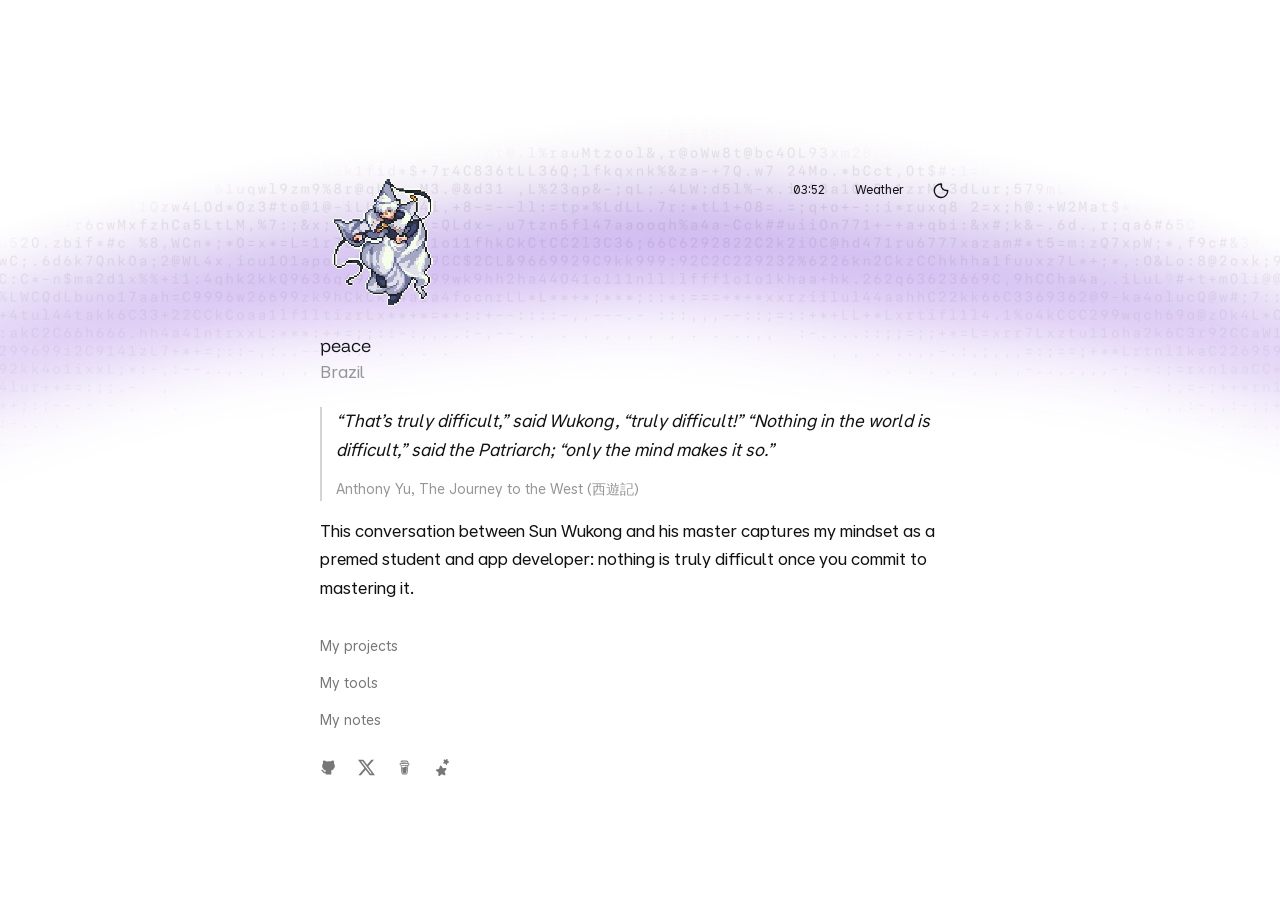
<file: index.html>
<!doctype html>
<html lang="en">

<head>
  <meta charset="UTF-8" />
  <meta name="viewport" content="width=device-width, initial-scale=1.0" />
  <meta name="theme-color" content="#ffffff" />
  <meta name="description" content="peace – a peaceful developer" />
  <title>peace</title>
  <link rel="icon" href="assets/favicon.svg" type="image/svg+xml" />
  <link rel="preload" href="assets/fonts/AlloVariable-400to700-Round35.ttf" as="font" type="font/ttf" crossorigin />
  <link rel="preload" href="assets/fonts/paper-mono.woff2" as="font" type="font/woff2" crossorigin />
  <link rel="preconnect" href="https://fonts.googleapis.com" />
  <link rel="preconnect" href="https://fonts.gstatic.com" crossorigin />
  <link rel="stylesheet" href="https://fonts.googleapis.com/css2?family=Funnel+Display:wght@300&display=swap" />
  <link rel="stylesheet" href="styles.css?v=75" />
  <script type="module" src="assets/ambient-background.js?v=38"></script>
  <script type="module" src="assets/target-cursor.js?v=9"></script>
  <script type="module" src="assets/ascii-rain.js?v=7"></script>
  <link rel="stylesheet" href="assets/pong.css?v=19" />
  <script type="module" src="assets/pong.js?v=20"></script>
  <script>
    // Applied before paint: a stored choice wins, otherwise the device decides via CSS.
    try {
      const stored = localStorage.getItem('theme');
      if (stored === 'light' || stored === 'dark') document.documentElement.dataset.theme = stored;
    } catch (error) { }
  </script>
</head>

<body class="home-page">
  <div class="ambient-background" aria-hidden="true"><canvas class="gradient-ascii-canvas"></canvas></div>
  <main>
    <div class="header-controls">
      <button class="clock-toggle" type="button" aria-label="Your local time. Switch to AM/PM format"
        aria-pressed="false"><time class="local-clock">--:--</time><span class="control-hover-shape clock-hover-shape"
          aria-hidden="true"><svg class="control-text-contour" focusable="false"><text x="50%" y="50%"
              text-anchor="middle">--:--</text></svg></span></button>
      <div class="weather-widget">
        <button class="weather-button" type="button" aria-label="Local temperature. Switch to Fahrenheit"
          aria-pressed="false"><span class="weather-value">Weather</span><span
            class="control-hover-shape weather-hover-shape" aria-hidden="true"><svg class="control-text-contour"
              focusable="false"><text x="50%" y="50%" text-anchor="middle">Weather</text></svg></span></button>
      </div>
      <button class="theme-toggle" type="button" aria-label="Switch to dark mode" aria-pressed="false">
        <svg class="theme-icon icon-moon" viewBox="0 0 24 24" aria-hidden="true" fill="none" stroke="currentColor"
          stroke-width="1.8" stroke-linecap="round" stroke-linejoin="round">
          <path d="M20.985 12.486a9 9 0 1 1-8.472-8.472 7 7 0 0 0 8.472 8.472Z" />
        </svg>
        <svg class="theme-icon icon-sun" viewBox="0 0 24 24" aria-hidden="true" fill="none" stroke="currentColor"
          stroke-width="1.8" stroke-linecap="round" stroke-linejoin="round">
          <circle cx="12" cy="12" r="4" />
          <path
            d="M12 2v2M12 20v2M4.93 4.93l1.42 1.42M17.65 17.65l1.42 1.42M2 12h2M20 12h2M4.93 19.07l1.42-1.42M17.65 6.35l1.42-1.42" />
        </svg>
        <span class="control-hover-shape" aria-hidden="true">
          <svg class="theme-icon icon-moon" viewBox="0 0 24 24" aria-hidden="true" fill="none" stroke="currentColor"
            stroke-width="1.8" stroke-linecap="round" stroke-linejoin="round">
            <path d="M20.985 12.486a9 9 0 1 1-8.472-8.472 7 7 0 0 0 8.472 8.472Z" />
          </svg>
          <svg class="theme-icon icon-sun" viewBox="0 0 24 24" aria-hidden="true" fill="none" stroke="currentColor"
            stroke-width="1.8" stroke-linecap="round" stroke-linejoin="round">
            <circle cx="12" cy="12" r="4" />
            <path
              d="M12 2v2M12 20v2M4.93 4.93l1.42 1.42M17.65 17.65l1.42 1.42M2 12h2M20 12h2M4.93 19.07l1.42-1.42M17.65 6.35l1.42-1.42" />
          </svg>
        </span>
      </button>
    </div>
    <div class="home-content">
      <header>
        <div class="art-credit">
          <button class="art-link" type="button" aria-label="Qifrey. Hold for 5 seconds to reveal artist credits"
            aria-expanded="false" aria-controls="qifrey-credits">
            <!-- Corners measured from the PNG's opaque silhouette: TL, TR, BR, BL. -->
            <img class="qifrey" src="assets/illustrations/qifrey-floating.png" alt="Qifrey floating" draggable="false"
              data-cursor-corners="0.095376,0.336765 0.761561,0.141176 0.747471,0.91875 0.187861,0.814706" />
          </button>
          <span class="tooltip" id="qifrey-credits" role="group" aria-label="Artist credits" hidden>Art by <a
              href="https://iclaimthisname.itch.io/" target="_blank" rel="noreferrer">iclaimthisname</a></span>
        </div>
        <h1>peace</h1>
        <div class="country-wrap">
          <p class="location"><span class="country-trigger" tabindex="0">Brazil</span></p>
          <div class="country-cards" aria-hidden="true">
            <img class="country-card country-card-one" src="assets/brazil/brasil_flag.jpg" alt="Brazilian flag" />
            <img class="country-card country-card-two" src="assets/brazil/brasil_com_s.jpg" alt="Brazilian landscape" />
            <img class="country-card country-card-three" src="assets/brazil/deus_brasileiro.jpg"
              alt="Poster reading Deus é brasileiro e anda do meu lado" />
          </div>
        </div>
      </header>

      <section aria-label="About peace">
        <blockquote class="quote">
          <p>&ldquo;That&rsquo;s truly difficult,&rdquo; said <button class="pong-secret" type="button" aria-haspopup="dialog"
              aria-controls="pong-dialog" aria-label="Wukong. Play Wupong"><span class="pong-secret-measure" aria-hidden="true">Wukong</span><span class="pong-secret-measure" aria-hidden="true">Wupong</span><span class="pong-secret-word" aria-hidden="true">Wukong</span></button>, &ldquo;truly difficult!&rdquo; &ldquo;Nothing in the world is
            difficult,&rdquo; said the Patriarch; &ldquo;only the mind makes it so.&rdquo;</p>
          <footer>Anthony Yu, <cite>The Journey to the West</cite> (西遊記)</footer>
        </blockquote>
        <p>This conversation between Sun Wukong and his master captures my mindset as a premed student and app
          developer: nothing is truly difficult once you commit to mastering it.</p>
      </section>

      <div class="projects">
        <a class="section-link" href="#projects" data-section="projects">My projects</a>
        <div class="project-list" id="project-list" hidden>
          <div class="project-categories">
            <section class="project-category" aria-labelledby="anki-addons-title">
              <h2 class="project-category-title" id="anki-addons-title">My Anki add-ons</h2>
              <div class="project-items">
                <div class="project-item"><a href="https://ankiweb.net/shared/info/1011095603" target="_blank"
                    rel="noreferrer">Onigiri</a><img class="project-logo" src="assets/logos/onigiri.svg" alt=""
                    aria-hidden="true" /></div>
                <div class="project-item"><a href="https://ankiweb.net/shared/info/516325516" target="_blank"
                    rel="noreferrer">Focumon</a><img class="project-logo" src="assets/logos/focumon.svg" alt=""
                    aria-hidden="true" /></div>
                <div class="project-item"><a href="https://ankiweb.net/shared/info/1799253175" target="_blank"
                    rel="noreferrer">lofi.town</a><img class="project-logo" src="assets/logos/lofitown.svg" alt=""
                    aria-hidden="true" /></div>
                <div class="project-item"><a href="https://buymeacoffee.com/peacemonk/extras/125639" target="_blank"
                    rel="noreferrer">League</a><img class="project-logo" src="assets/logos/league.svg" alt=""
                    aria-hidden="true" /></div>
                <div class="project-item"><a href="https://ankiweb.net/shared/info/585575504" target="_blank"
                    rel="noreferrer">Senchado</a><img class="project-logo" src="assets/logos/senchado.svg" alt=""
                    aria-hidden="true" /></div>
                <div class="project-item"><a href="https://ankiweb.net/shared/info/1803057887" target="_blank"
                    rel="noreferrer">Paper</a><img class="project-logo" src="assets/logos/paper.svg" alt=""
                    aria-hidden="true" /></div>
                <div class="project-item"><a href="https://ankiweb.net/shared/info/629799722" target="_blank"
                    rel="noreferrer">Sticky</a><img class="project-logo" src="assets/logos/sticky.svg" alt=""
                    aria-hidden="true" /></div>
                <div class="project-item"><a href="https://ankiweb.net/shared/info/643961895" target="_blank"
                    rel="noreferrer">Power</a><img class="project-logo" src="assets/logos/power.svg" alt=""
                    aria-hidden="true" /></div>
                <div class="project-item"><a href="https://ankiweb.net/shared/info/691162538" target="_blank"
                    rel="noreferrer">Hours</a><img class="project-logo" src="assets/logos/hours.svg" alt=""
                    aria-hidden="true" /></div>
                <div class="project-item"><a href="https://ankiweb.net/shared/info/519723565" target="_blank"
                    rel="noreferrer">Global</a><img class="project-logo" src="assets/logos/global.svg" alt=""
                    aria-hidden="true" /></div>
                <div class="project-item"><a href="https://ankiweb.net/shared/info/73838120" target="_blank"
                    rel="noreferrer">Berry</a><img class="project-logo" src="assets/logos/berry.svg" alt=""
                    aria-hidden="true" /></div>
                <div class="project-item project-item-soon"><span>Astra</span>
                  <div class="project-preview" aria-hidden="true">
                    <div class="project-soon-tag">soon</div><img class="project-logo" src="assets/logos/astra.svg"
                      alt="" />
                  </div>
                </div>
                <div class="project-item"><a href="https://ankiweb.net/shared/info/1844248422" target="_blank"
                    rel="noreferrer">First Letter Caps Fix</a><img class="project-logo"
                    src="assets/logos/fixcaps-transparent.png" alt="" aria-hidden="true" /></div>
                <div class="project-item project-item-soon"><span>8BitDo Companion</span>
                  <div class="project-preview" aria-hidden="true">
                    <div class="project-soon-tag">soon</div><img class="project-logo" src="assets/logos/8bitdo.svg"
                      alt="" />
                  </div>
                </div>
              </div>
            </section>
            <section class="project-category" aria-labelledby="apps-title">
              <h2 class="project-category-title" id="apps-title">My apps</h2>
              <div class="project-items">
                <div class="project-item studyhub-item">
                  <button class="studyhub-launch" type="button" aria-label="Study app, coming soon">
                    <span>Study app</span>
                  </button>
                  <svg class="project-logo studyhub-logo" viewBox="0 0 100 100" aria-hidden="true" focusable="false">
                    <path d="M50 7 A43 43 0 1 1 49.99 7 Z" />
                    <rect x="36.07" y="42.58" width="8.86" height="14.85" rx="4.43" />
                    <rect x="55.07" y="42.58" width="8.86" height="14.85" rx="4.43" />
                  </svg>
                </div>
                <div class="project-item future-app-item">
                  <button class="future-app-trigger" type="button"><span>Distraction app</span></button>
                  <img class="project-logo future-app-logo" src="assets/logos/future-app.png" alt=""
                    aria-hidden="true" />
                </div>
              </div>
            </section>
          </div>
        </div>
      </div>

      <div class="tools">
        <a class="section-link" href="#tools" data-section="tools">My tools</a>
        <div class="tool-list" id="tool-list" hidden>
          <div class="tool-list-inner">
            <div class="tool-item tool-alcove">
              <a href="https://tryalcove.com/" target="_blank" rel="noreferrer">Alcove</a>
              <div class="tool-preview" aria-hidden="true">
                <div class="window-bar"><i></i><i></i><i></i><span>tryalcove.com</span></div><img
                  class="website-preview-image website-preview-art" src="assets/sites/alcove.png" alt="" loading="lazy"
                  decoding="async" />
              </div>
            </div>
            <div class="tool-item tool-anki">
              <a href="https://apps.ankiweb.net/" target="_blank" rel="noreferrer">Anki</a>
              <div class="tool-preview" aria-hidden="true">
                <div class="window-bar"><i></i><i></i><i></i><span>apps.ankiweb.net</span></div><img
                  class="website-preview-image website-preview-art" src="assets/sites/anki.png" alt="" loading="lazy"
                  decoding="async" />
              </div>
            </div>
            <div class="tool-item tool-antinote">
              <a href="https://antinote.io/" target="_blank" rel="noreferrer">Antinote</a>
              <div class="tool-preview" aria-hidden="true">
                <div class="window-bar"><i></i><i></i><i></i><span>antinote.io</span></div><img
                  class="website-preview-image website-preview-art" src="assets/sites/antinote.png" alt=""
                  loading="lazy" decoding="async" />
              </div>
            </div>
            <div class="tool-item tool-chatgpt">
              <a href="https://chatgpt.com/" target="_blank" rel="noreferrer">ChatGPT</a>
              <div class="tool-preview" aria-hidden="true">
                <div class="window-bar"><i></i><i></i><i></i><span>chatgpt.com</span></div><img
                  class="website-preview-image website-preview-art" src="assets/sites/chatgpt.png" alt="" loading="lazy"
                  decoding="async" />
              </div>
            </div>
            <div class="tool-item tool-cleanshotx">
              <a href="https://cleanshot.com/" target="_blank" rel="noreferrer">CleanShotX</a>
              <div class="tool-preview" aria-hidden="true">
                <div class="window-bar"><i></i><i></i><i></i><span>cleanshot.com</span></div><img
                  class="website-preview-image website-preview-art" src="assets/sites/cleanshotx.png" alt=""
                  loading="lazy" decoding="async" />
              </div>
            </div>
            <div class="tool-item tool-dia">
              <a href="https://www.diabrowser.com/" target="_blank" rel="noreferrer">Dia</a>
              <div class="tool-preview" aria-hidden="true">
                <div class="window-bar"><i></i><i></i><i></i><span>diabrowser.com</span></div><img
                  class="website-preview-image website-preview-art" src="assets/sites/dia.png" alt="" loading="lazy"
                  decoding="async" />
              </div>
            </div>
            <div class="tool-item tool-dribbble">
              <a href="https://dribbble.com/" target="_blank" rel="noreferrer">Dribbble</a>
              <div class="tool-preview" aria-hidden="true">
                <div class="window-bar"><i></i><i></i><i></i><span>dribbble.com</span></div><img
                  class="website-preview-image website-preview-art" src="assets/sites/dribbble.png" alt=""
                  loading="lazy" decoding="async" />
              </div>
            </div>
            <div class="tool-item tool-figma">
              <a href="https://www.figma.com/" target="_blank" rel="noreferrer">Figma</a>
              <div class="tool-preview" aria-hidden="true">
                <div class="window-bar"><i></i><i></i><i></i><span>figma.com</span></div><img
                  class="website-preview-image website-preview-art" src="assets/sites/figma.png" alt="" loading="lazy"
                  decoding="async" />
              </div>
            </div>
            <div class="tool-item tool-klack">
              <a href="https://tryklack.com/" target="_blank" rel="noreferrer">Klack</a>
              <div class="tool-preview" aria-hidden="true">
                <div class="window-bar"><i></i><i></i><i></i><span>tryklack.com</span></div><img
                  class="website-preview-image website-preview-art" src="assets/sites/klack.png" alt="" loading="lazy"
                  decoding="async" />
              </div>
            </div>
            <div class="tool-item tool-obsidian">
              <a href="https://obsidian.md/" target="_blank" rel="noreferrer">Obsidian</a>
              <div class="tool-preview" aria-hidden="true">
                <div class="window-bar"><i></i><i></i><i></i><span>obsidian.md</span></div><img
                  class="website-preview-image website-preview-art" src="assets/sites/obsidian.jpeg" alt=""
                  loading="lazy" decoding="async" />
              </div>
            </div>
            <div class="tool-item tool-pinterest">
              <a href="https://www.pinterest.com/" target="_blank" rel="noreferrer">Pinterest</a>
              <div class="tool-preview" aria-hidden="true">
                <div class="window-bar"><i></i><i></i><i></i><span>pinterest.com</span></div><img
                  class="website-preview-image website-preview-art" src="assets/sites/pinterest.png" alt=""
                  loading="lazy" decoding="async" />
              </div>
            </div>
            <div class="tool-item tool-raycast">
              <a href="https://www.raycast.com/" target="_blank" rel="noreferrer">Raycast</a>
              <div class="tool-preview" aria-hidden="true">
                <div class="window-bar"><i></i><i></i><i></i><span>raycast.com</span></div><img
                  class="website-preview-image website-preview-art" src="assets/sites/raycast.png" alt="" loading="lazy"
                  decoding="async" />
              </div>
            </div>
          </div>
        </div>
      </div>

      <div class="notes">
        <a class="section-link" href="#notes" data-section="notes">My notes</a>
        <div class="notes-content" id="notes-content" hidden>
          <div class="notes-categories"></div>
        </div>
      </div>

      <div class="lab" hidden>
        <a class="section-link" href="#lab" data-section="lab">My lab</a>
        <div class="lab-gallery" id="lab-content" hidden>
          <article class="lab-card" id="ascii-rain" aria-labelledby="ascii-rain-title">
            <button class="lab-card-trigger" type="button" aria-labelledby="ascii-rain-title" aria-haspopup="dialog">
              <span class="lab-card-preview">
                <span class="lab-rain-stage">
                  <canvas aria-hidden="true"></canvas>
                </span>
              </span>
              <span class="lab-card-footer">
                <span class="lab-card-title" id="ascii-rain-title">ASCII Rain</span>
                <span class="lab-card-hint">Move or drag to take shelter.</span>
              </span>
            </button>
            <dialog class="lab-editor" aria-labelledby="ascii-rain-editor-title">
              <div class="lab-editor-layout">
                <div class="lab-editor-preview"></div>
                <div class="lab-editor-panel">
                  <div class="lab-editor-heading">
                    <h2 id="ascii-rain-editor-title">ASCII Rain</h2>
                    <button class="lab-editor-close" type="button" aria-label="Close editor" autofocus>
                      <svg viewBox="0 0 24 24" width="18" height="18" fill="none" stroke="currentColor"
                        stroke-width="2" stroke-linecap="round" aria-hidden="true">
                        <path d="m18 6-12 12M6 6l12 12"/>
                      </svg>
                    </button>
                  </div>
                  <p>Move your pointer or touch the preview to take shelter.</p>
                  <div class="lab-rain-controls" role="group" aria-label="Rain settings">
                    <div class="slosh-slider">
                      <label for="rain-density">Intensity</label>
                      <output for="rain-density" aria-hidden="true">100%</output>
                      <input id="rain-density" name="density" type="range" min="25" max="200" step="5" value="100">
                    </div>
                    <div class="slosh-slider">
                      <label for="rain-speed">Speed</label>
                      <output id="rain-speed-value" for="rain-speed" aria-hidden="true">1×</output>
                      <input id="rain-speed" name="speed" type="range" min="25" max="200" step="5" value="100">
                    </div>
                    <div class="slosh-slider">
                      <label for="rain-trail">Trail length</label>
                      <output for="rain-trail" aria-hidden="true">68 px</output>
                      <input id="rain-trail" name="trailLength" type="range" min="24" max="120" value="68">
                    </div>
                  </div>
                  <div class="lab-rain-actions">
                    <button type="button" data-rain-copy="code">Copy code</button>
                    <button type="button" data-rain-copy="prompt">Copy prompt</button>
                    <span class="lab-rain-status" role="status"></span>
                  </div>
                  <textarea class="lab-rain-copy-fallback" aria-label="Text to copy" rows="5" readonly hidden></textarea>
                </div>
              </div>
            </dialog>
          </article>
        </div>
      </div>

      <nav class="elsewhere" aria-label="Elsewhere">
        <a href="https://github.com/thepeacemonk" target="_blank" rel="noreferrer" aria-label="GitHub">
          <svg viewBox="0 0 24 24" aria-hidden="true" width="1em" height="1em">
            <path fill="currentColor"
              d="M16.974 2.31c.696-.237 1.69-.62 2.279.032c.4.444.5 1.188.571 1.755c.08.634.099 1.462-.111 2.282C20.516 7.415 21 8.653 21 10c0 2.042-1.106 3.814-2.743 5.042a9.5 9.5 0 0 1-2.592 1.354c.215.491.335 1.033.335 1.604v3a1 1 0 0 1-1 1H9a1 1 0 0 1-1-1v-.995c-.955.117-1.756.017-2.438-.272c-.711-.302-1.208-.77-1.58-1.218a10 10 0 0 1-.481-.638c-.145-.206-.255-.367-.37-.516c-.234-.302-.363-.385-.447-.413a1 1 0 0 1 .632-1.897c.666.222 1.1.702 1.397 1.087c.15.195.298.409.423.586c.132.188.254.356.382.51c.253.302.506.522.826.657c.314.134.776.22 1.5.12L8 17.978a4 4 0 0 1 .334-1.582a9.5 9.5 0 0 1-2.59-1.354C4.105 13.815 3 12.043 3 10c0-1.346.483-2.583 1.284-3.62c-.21-.82-.192-1.647-.112-2.282c.074-.59.155-1.295.571-1.757c.59-.653 1.584-.268 2.28-.03c.619.21 1.384.544 2.125 1.044A11.4 11.4 0 0 1 12 3.001c.993 0 1.951.124 2.849.355a9 9 0 0 1 2.125-1.046" />
          </svg>
          <span>GitHub</span>
        </a>
        <a href="https://x.com/thepeacemonk" target="_blank" rel="noreferrer" aria-label="X">
          <svg viewBox="0 0 24 24" aria-hidden="true" width="1em" height="1em">
            <path fill="currentColor"
              d="M18.901 1.153h3.68l-8.04 9.19L24 22.846h-7.406l-5.8-7.584l-6.64 7.584H.47l8.6-9.835L0 1.154h7.594l5.243 6.932zm-1.29 19.49h2.039L6.487 3.24H4.3z" />
          </svg>
          <span>X</span>
        </a>
        <a href="https://buymeacoffee.com/peacemonk" target="_blank" rel="noreferrer" aria-label="Buy me a coffee">
          <svg viewBox="0 0 24 24" aria-hidden="true" width="1em" height="1em">
            <path fill="currentColor"
              d="M12 8.07v-.01c-.01 0-.03.02-.04.03h.02Zm-.02 12.51h.01s.02-.03.03-.04c-.02 0-.03.02-.05.04Zm.03.12s-.03-.02-.05-.02c.01 0 .03.01.04.02Zm2.25-.66c.23-.21.37-.51.4-.82l.78-8.29c-.35-.12-.7-.2-1.1-.2c-.69 0-1.24.24-1.88.51c-.72.31-1.53.66-2.59.66c-.44 0-.88-.06-1.31-.18l.73 7.5c.03.31.17.61.4.82s.53.33.85.33c0 0 1.04.05 1.38.05c.37 0 1.49-.05 1.49-.05c.31 0 .62-.12.85-.33M12.01 8.05l-.02-.02H12v.02Z" />
            <path fill="currentColor"
              d="M18.74 6.79c-.1-.5-.32-.97-.83-1.15c-.16-.06-.35-.08-.48-.2s-.16-.3-.19-.48c-.05-.32-.1-.63-.16-.94c-.05-.27-.09-.57-.21-.82c-.16-.33-.5-.53-.83-.66c-.17-.06-.34-.12-.52-.16c-.83-.22-1.71-.3-2.56-.35c-1.03-.06-2.06-.04-3.08.05c-.76.07-1.57.15-2.29.42c-.27.1-.54.21-.74.42c-.25.25-.33.64-.15.95c.13.22.35.38.58.48c.3.13.61.24.94.3c.9.2 1.82.28 2.74.31c1.01.04 2.03 0 3.04-.1c.25-.03.5-.06.75-.1c.29-.04.48-.43.39-.7c-.1-.32-.38-.44-.7-.39c-.05 0-.09.01-.14.02h-.03c-.11.02-.21.03-.32.04l-.66.06c-.49.03-.99.05-1.49.05c-.49 0-.97-.01-1.46-.05q-.33-.015-.66-.06l-.3-.03h-.1l-.02-.02h-.1l-.6-.12c-.02 0-.04-.02-.05-.03c-.01-.02-.02-.04-.02-.06s0-.04.02-.06c.01-.02.03-.03.05-.03c.17-.04.35-.07.52-.1c.06 0 .12-.02.18-.03c.11 0 .22-.03.33-.04c.95-.1 1.9-.13 2.85-.1c.46.01.92.04 1.39.09l.3.03c.04 0 .08 0 .11.01h.08c.22.04.44.08.66.13c.33.07.75.09.89.45c.05.11.07.24.09.36l.03.15c.08.36.15.72.23 1.08v.08c0 .03-.02.05-.03.07s-.04.04-.06.06c-.02.01-.05.02-.08.03H16l-.05.01c-.15.02-.3.04-.44.05l-.87.09q-.87.075-1.74.09c-.3 0-.59.01-.89.01c-1.18 0-2.36-.07-3.53-.21c-.12-.01-.24-.03-.36-.04c-.02 0-.11-.01-.13-.02c-.08-.01-.16-.02-.24-.04c-.27-.04-.54-.09-.81-.13c-.33-.05-.64-.03-.94.13c-.24.13-.44.34-.56.58c-.13.26-.17.55-.22.83c-.06.28-.15.59-.11.88c.07.63.51 1.14 1.14 1.25a33 33 0 0 0 8.88.37l.58-.06c.06 0 .12 0 .18.02s.11.05.15.09s.08.09.1.15s.03.12.02.18l-.06.58l-.36 3.52c-.13 1.23-.25 2.46-.38 3.7c-.04.35-.07.69-.11 1.04c-.03.34-.04.69-.1 1.03c-.1.53-.46.86-.99.98c-.48.11-.97.17-1.46.17c-.55 0-1.09-.02-1.64-.02c-.58 0-1.3-.05-1.75-.48c-.4-.38-.45-.98-.5-1.49l-.21-2.05l-.4-3.8l-.26-2.46s0-.08-.01-.12c-.03-.29-.24-.58-.57-.57c-.28.01-.6.25-.57.57l.19 1.82l.39 3.77l.33 3.21l.06.62c.12 1.12.98 1.72 2.04 1.89c.62.1 1.25.12 1.88.13c.81.01 1.62.04 2.41-.1c1.17-.22 2.05-1 2.18-2.21c.04-.35.07-.7.11-1.05l.36-3.48l.39-3.79l.18-1.74c0-.09.05-.17.1-.23s.14-.11.22-.12c.34-.07.66-.18.89-.43c.38-.41.46-.94.32-1.47l-.11-.56ZM6.26 7.97s.01 0 .02.02zm11.36.01c-.12.11-.3.17-.48.19c-2.01.3-4.05.45-6.09.38c-1.46-.05-2.9-.21-4.34-.42c-.14-.02-.29-.05-.39-.15c-.06-.06-.08-.14-.1-.23v.01v-.01c-.03-.2.02-.43.05-.6c.04-.22.13-.51.39-.54c.4-.05.87.12 1.27.18c.48.07.96.13 1.45.18c2.07.19 4.17.16 6.23-.12c.38-.05.75-.11 1.12-.18c.33-.06.7-.17.9.17c.14.23.16.55.13.81c0 .12-.06.22-.14.3Z" />
            <path fill="currentColor" d="M6.22 7.77c0-.02.01-.05 0-.05z" />
          </svg>
          <span>BuyMeACoffee</span>
        </a>
        <a href="https://ankiweb.net/shared/by-author/1011095603" target="_blank" rel="noreferrer" aria-label="AnkiWeb">
          <svg viewBox="0 0 24 24" aria-hidden="true" width="1em" height="1em">
            <path fill="currentColor"
              d="m15.845 22.627l-.169.131l-.182.091a1.3 1.3 0 0 1-.362.079c-.27.021-.611-.036-.989-.16c-.686-.223-1.537-.67-2.256-.973c-.343-.145-.633-.281-.829-.254c-.197.027-.44.236-.73.467c-.611.486-1.311 1.145-1.91 1.546c-.331.22-.644.368-.91.42q-.196.038-.37.021l-.201-.038l-.196-.082l-.177-.119l-.143-.145a1.3 1.3 0 0 1-.187-.32c-.104-.25-.154-.593-.154-.99c.001-.721.164-1.669.23-2.447c.031-.37.07-.687-.016-.866s-.359-.345-.67-.55c-.65-.431-1.494-.893-2.06-1.34c-.312-.246-.548-.498-.681-.735a1.3 1.3 0 0 1-.134-.345l-.025-.202l.016-.213l.059-.205l.094-.18q.095-.147.246-.277c.207-.175.517-.33.895-.452c.685-.222 1.637-.361 2.397-.539c.362-.084.676-.145.819-.281c.144-.138.217-.45.316-.808c.209-.752.387-1.696.638-2.373c.138-.373.305-.676.489-.874q.137-.147.286-.235l.185-.086l.207-.051l.214-.006l.2.033q.17.045.339.148c.231.143.473.389.706.711c.424.584.85 1.446 1.253 2.114c.192.318.347.598.522.692c.174.094.494.068.865.052c.78-.034 1.734-.157 2.455-.128c.397.017.736.081.983.195q.18.083.31.201l.14.148l.112.181l.072.201l.03.202q.01.173-.036.368c-.063.263-.223.57-.457.891c-.425.583-1.113 1.254-1.623 1.845c-.244.281-.463.514-.498.71c-.035.194.089.49.219.838c.273.731.684 1.601.879 2.295c.108.382.151.725.119.995a1.3 1.3 0 0 1-.095.358l-.098.179zm-1.54-18.929c-.018-.057-.07-.226-.122-.346c-.17-.387-.418-.846-.544-1.216c-.166-.483-.099-.88.102-1.096c.201-.214.592-.308 1.086-.177c.377.1.851.316 1.249.458c.125.044.297.084.354.096c.047-.032.193-.134.291-.221c.316-.282.675-.659.988-.894c.408-.305.807-.366 1.074-.241c.266.124.476.468.504.977c.021.391-.037.909-.049 1.331c-.004.132.011.309.017.366c.046.035.187.142.301.209c.365.213.835.438 1.155.662c.417.294.597.655.56.947c-.035.293-.296.599-.773.782c-.365.141-.875.246-1.28.364c-.126.037-.29.106-.343.129c-.019.056-.077.223-.105.351c-.091.413-.159.93-.274 1.304c-.151.487-.438.77-.727.826s-.661-.098-.983-.494c-.246-.303-.504-.756-.742-1.105a3 3 0 0 0-.229-.287a4 4 0 0 0-.366.009c-.421.042-.933.135-1.324.141c-.51.008-.867-.177-1.011-.435c-.142-.257-.11-.659.167-1.088c.212-.328.563-.713.822-1.047c.08-.104.171-.256.202-.305" />
          </svg>
          <span>AnkiWeb</span>
        </a>
      </nav>
    </div>

    <section class="collection-shell" id="collection-view" hidden aria-labelledby="collection-title">
      <header class="collection-header">
        <a class="collection-back" href="#">Back to home</a>
        <div class="collection-title-row">
          <span class="collection-qifrey-motion"></span>
          <h1 class="collection-title" id="collection-title" tabindex="-1"></h1>
        </div>
      </header>
      <div class="collection-content" aria-live="polite"></div>
    </section>
  </main>
  <section class="studyhub-coming-soon" id="studyhub-coming-soon" hidden role="dialog" aria-modal="true"
    aria-labelledby="studyhub-coming-soon-copy">
    <div class="coming-soon-qifrey-motion"></div>
    <p id="studyhub-coming-soon-copy">Coming soon, by a student, for the students</p>
    <button class="studyhub-coming-soon-close" type="button">Back to My apps</button>
  </section>
  <dialog class="pong-dialog" id="pong-dialog" aria-labelledby="pong-title">
    <div class="pong-stage">
          <div class="wu-host eyt" data-mood="neutral">
            <button class="wu-avatar" type="button" aria-label="Wu"></button>
            <div class="wu-copy">
              <div class="wu-speech-space"><span class="eyt-say" aria-hidden="true"><span class="wu-line"></span><span class="eyt-caret"></span></span></div>
              <span class="wu-announcement" role="status" aria-live="polite"></span>
            </div>
          </div>
    <div class="pong-frame">
      <span class="pong-frame-corner" aria-hidden="true"><svg viewBox="0 0 30 30">
          <path d="M1.25 28.75V24A22.75 22.75 0 0 1 24 1.25H28.75" />
        </svg></span><span class="pong-frame-corner" aria-hidden="true"><svg viewBox="0 0 30 30">
          <path d="M1.25 28.75V24A22.75 22.75 0 0 1 24 1.25H28.75" />
        </svg></span><span class="pong-frame-corner" aria-hidden="true"><svg viewBox="0 0 30 30">
          <path d="M1.25 28.75V24A22.75 22.75 0 0 1 24 1.25H28.75" />
        </svg></span><span class="pong-frame-corner" aria-hidden="true"><svg viewBox="0 0 30 30">
          <path d="M1.25 28.75V24A22.75 22.75 0 0 1 24 1.25H28.75" />
        </svg></span>
      <div class="pong-content">
        <div class="pong-heading">
          <h2 id="pong-title">Wupong</h2><button class="pong-close" type="button" aria-label="Close Wupong"><svg
              viewBox="0 0 24 24" width="20" height="20" fill="none" stroke="currentColor" stroke-width="1.8"
              stroke-linecap="round" aria-hidden="true">
              <path d="m6 6 12 12M18 6 6 18" />
            </svg></button>
        </div>
        <div class="pong-levels"></div>
        <div class="pong-score" aria-label="Current match score"><span>Wu <strong id="pong-bot">0</strong></span><span
            class="pong-score-rule" aria-hidden="true">:</span><span><strong id="pong-you">0</strong> You</span></div>
        <div class="pong-court">
          <canvas class="pong-canvas" width="720" height="400" tabindex="0"
            aria-label="Wupong court. Use the up and down arrow keys, mouse or touch to control your paddle on the right."></canvas>
          <div class="pong-overlay" hidden>
            <p class="pong-overlay-title" role="status" aria-live="polite"></p>
          </div>
          <span class="pong-side-hint" hidden>You</span>
          <span class="pong-feedback" aria-hidden="true"></span>
          <svg class="pong-paddle-avatar" viewBox="0 0 100 100" preserveAspectRatio="none" aria-hidden="true">
            <path class="pong-paddle-avatar-path" d="" />
          </svg>
        </div>
        <div class="pong-actions">
          <button class="pong-play" type="button" aria-keyshortcuts="Space">Play</button>
          <div class="pong-tools">
            <div class="pong-dock-menu" role="toolbar" aria-label="Game controls">
              <div class="pong-dock-section pong-control-mode" role="radiogroup" aria-label="Game control method">
                <button type="button" role="radio" aria-checked="true" data-mode="cursor" class="pong-dock-btn pong-mode-btn is-active" aria-label="Play with cursor" aria-keyshortcuts="c" data-tip="Cursor">
                  <span class="pong-mode-glyph">
                    <svg viewBox="0 0 24 24" width="16" height="16" fill="none" stroke="currentColor" stroke-width="2" stroke-linecap="round" stroke-linejoin="round" aria-hidden="true" class="lucide lucide-mouse-pointer-2">
                      <path d="M4.037 4.688a.495.495 0 0 1 .651-.651l16 6.5a.5.5 0 0 1-.063.947l-6.124 1.58a2 2 0 0 0-1.438 1.435l-1.579 6.126a.5.5 0 0 1-.947.063z" />
                    </svg>
                  </span>
                  <span class="pong-mode-dot" aria-hidden="true"></span>
                </button>
                <button type="button" role="radio" aria-checked="false" data-mode="keyboard" class="pong-dock-btn pong-mode-btn" aria-label="Play with keyboard" aria-keyshortcuts="k" data-tip="Keyboard">
                  <span class="pong-mode-glyph">
                    <svg viewBox="0 0 24 24" width="16" height="16" fill="none" stroke="currentColor" stroke-width="2" stroke-linecap="round" stroke-linejoin="round" aria-hidden="true" class="lucide lucide-keyboard">
                      <rect width="20" height="16" x="2" y="4" rx="2" />
                      <path d="M10 8h.01" />
                      <path d="M12 12h.01" />
                      <path d="M14 8h.01" />
                      <path d="M16 12h.01" />
                      <path d="M18 8h.01" />
                      <path d="M6 8h.01" />
                      <path d="M7 16h10" />
                      <path d="M8 12h.01" />
                    </svg>
                  </span>
                  <span class="pong-mode-dot" aria-hidden="true"></span>
                </button>
              </div>
              <div class="pong-dock-sep" aria-hidden="true"></div>
              <div class="pong-dock-section pong-dock-actions">
                <button class="pong-dock-btn pong-sound" type="button" aria-label="Mute game sounds" aria-keyshortcuts="m" aria-pressed="false" data-tip="Sound">
                  <span class="pong-mode-glyph">
                    <svg viewBox="0 0 24 24" width="16" height="16" fill="none" stroke="currentColor" stroke-width="2" stroke-linecap="round" stroke-linejoin="round" aria-hidden="true" class="lucide lucide-volume-2">
                      <path d="M11 4.702a.705.705 0 0 0-1.203-.498L6.413 7.587A1.4 1.4 0 0 1 5.416 8H3a1 1 0 0 0-1 1v6a1 1 0 0 0 1 1h2.416a1.4 1.4 0 0 1 .997.413l3.383 3.384A.705.705 0 0 0 11 19.298z" />
                      <g class="pong-sound-waves">
                        <path d="M16 9a5 5 0 0 1 0 6" />
                        <path d="M19.364 18.364a9 9 0 0 0 0-12.728" />
                      </g>
                      <g class="pong-sound-muted">
                        <path d="m16.5 14.5 5-5" />
                        <path d="m16.5 9.5 5 5" />
                      </g>
                    </svg>
                  </span>
                </button>
                <button class="pong-dock-btn pong-history-open" type="button" aria-label="Match history" aria-keyshortcuts="s" aria-haspopup="dialog" aria-controls="pong-history" data-tip="Stats">
                  <span class="pong-mode-glyph">
                    <svg viewBox="0 0 24 24" width="16" height="16" fill="none" stroke="currentColor" stroke-width="2" stroke-linecap="round" stroke-linejoin="round" aria-hidden="true" class="lucide lucide-chart-no-axes-column">
                      <path d="M5 21v-6" />
                      <path d="M12 21V3" />
                      <path d="M19 21V9" />
                    </svg>
                  </span>
                </button>
              </div>
              <span class="pong-mode-tip" aria-hidden="true"><span>Cursor</span></span>
            </div>
          </div>
        </div>
      </div>
    </div>
    <canvas class="pong-gooey" aria-hidden="true"></canvas>
    </div>
    <div class="pong-flight" aria-hidden="true"></div>
  </dialog>
  <dialog class="pong-history-dialog" id="pong-history" aria-labelledby="pong-history-title">
    <div class="pong-history-card"></div>
  </dialog>
  <dialog class="note-modal" aria-labelledby="note-modal-title">
    <button class="note-modal-close" type="button" aria-label="Close article">
      <svg class="note-modal-close-icon" viewBox="0 0 24 24" width="20" height="20" fill="none" stroke="currentColor"
        stroke-width="2" stroke-linecap="round" stroke-linejoin="round" aria-hidden="true">
        <path d="M18 6 6 18" />
        <path d="m6 6 12 12" />
      </svg>
    </button>
    <div class="note-modal-scroll" id="note-modal-scroll">
      <div class="note-modal-media"></div>
      <p class="note-modal-meta"></p>
      <h2 id="note-modal-title"></h2>
      <div class="note-modal-stars" hidden></div>
      <div class="note-modal-review"></div>
    </div>
    <div class="note-modal-app-scrollbar" role="scrollbar" aria-controls="note-modal-scroll"
      aria-label="Article scroll position" aria-orientation="vertical" aria-valuemin="0" aria-valuemax="0"
      aria-valuenow="0" tabindex="0" hidden>
      <span class="note-modal-app-scrollbar-thumb"></span>
    </div>
  </dialog>
  <script>
    const sectionLinks = document.querySelectorAll('.section-link');
    const collectionShell = document.querySelector('.collection-shell');
    const collectionContent = collectionShell.querySelector('.collection-content');
    const collectionTitle = collectionShell.querySelector('.collection-title');
    const collectionBack = collectionShell.querySelector('.collection-back');
    const qifreyCredit = document.querySelector('.art-credit');
    const qifreyHome = { parent: qifreyCredit.parentNode, nextSibling: qifreyCredit.nextSibling };
    const qifreyHost = collectionShell.querySelector('.collection-qifrey-motion');
    const studyhubLaunch = document.querySelector('.studyhub-launch');
    const studyhubComingSoon = document.querySelector('.studyhub-coming-soon');
    const studyhubComingSoonClose = document.querySelector('.studyhub-coming-soon-close');
    const studyhubQifreyHost = studyhubComingSoon.querySelector('.coming-soon-qifrey-motion');
    const collectionSections = {
      projects: { title: 'My projects', source: document.querySelector('#project-list') },
      tools: { title: 'My tools', source: document.querySelector('#tool-list') },
      notes: { title: 'My notes', source: document.querySelector('#notes-content') },
      // lab: { title: 'My lab', source: document.querySelector('#lab-content') },
    };
    const sourceHomes = Object.fromEntries(Object.entries(collectionSections).map(([key, { source }]) => [key, {
      parent: source.parentNode,
      nextSibling: source.nextSibling,
    }]));
    let activeCollection = null;

    const openStudyHubComingSoon = () => {
      if (activeCollection !== 'projects' || !studyhubComingSoon.hidden) return;
      const fromRect = qifreyCredit.getBoundingClientRect();
      studyhubComingSoon.hidden = false;
      collectionShell.inert = true;
      document.body.classList.add('is-studyhub-coming-soon-open');
      moveQifrey(studyhubQifreyHost, { fromRect, animate: true });
      requestAnimationFrame(() => studyhubComingSoonClose.focus({ preventScroll: true }));
    };

    const closeStudyHubComingSoon = ({ returnFocus = true, animate = true } = {}) => {
      if (studyhubComingSoon.hidden) return;
      const fromRect = qifreyCredit.getBoundingClientRect();
      document.body.classList.remove('is-studyhub-coming-soon-open');
      studyhubComingSoon.hidden = true;
      collectionShell.inert = false;
      if (activeCollection) moveQifrey(qifreyHost, { fromRect, animate });
      if (returnFocus) requestAnimationFrame(() => studyhubLaunch.focus({ preventScroll: true }));
    };

    studyhubLaunch.addEventListener('click', openStudyHubComingSoon);
    studyhubComingSoonClose.addEventListener('click', () => closeStudyHubComingSoon());
    studyhubComingSoon.addEventListener('keydown', (event) => {
      if (event.key === 'Escape') closeStudyHubComingSoon();
    });

    const moveQifrey = (target, { fromRect = qifreyCredit.getBoundingClientRect(), animate = true } = {}) => {
      target.insertBefore(qifreyCredit, target === qifreyHome.parent ? qifreyHome.nextSibling : null);
      const toRect = qifreyCredit.getBoundingClientRect();
      if (!animate || window.matchMedia('(prefers-reduced-motion: reduce)').matches || !fromRect.width || !toRect.width) {
        qifreyCredit.style.removeProperty('transform');
        qifreyCredit.style.removeProperty('transform-origin');
        qifreyCredit.style.removeProperty('transition');
        return;
      }

      const offsetX = fromRect.left - toRect.left;
      const offsetY = fromRect.top - toRect.top;
      const scaleX = fromRect.width / toRect.width;
      const scaleY = fromRect.height / toRect.height;
      qifreyCredit.style.transition = 'none';
      qifreyCredit.style.transformOrigin = 'top left';
      qifreyCredit.style.transform = `translate(${offsetX}px, ${offsetY}px) scale(${scaleX}, ${scaleY})`;
      void qifreyCredit.offsetWidth;
      requestAnimationFrame(() => {
        qifreyCredit.style.transition = 'transform .52s cubic-bezier(.16, 1, .3, 1)';
        qifreyCredit.style.transform = '';
      });
    };

    qifreyCredit.addEventListener('transitionend', (event) => {
      if (event.propertyName !== 'transform') return;
      qifreyCredit.style.removeProperty('transform');
      qifreyCredit.style.removeProperty('transform-origin');
      qifreyCredit.style.removeProperty('transition');
    });

    const sectionFromLocation = () => {
      const section = location.hash.slice(1).split('/')[0];
      return Object.prototype.hasOwnProperty.call(collectionSections, section) ? section : null;
    };

    const noteSlugFromLocation = () => {
      const hash = location.hash.slice(1);
      if (!hash.startsWith('notes/')) return null;
      const raw = hash.slice('notes/'.length).split('/')[0];
      if (!raw) return null;
      try {
        return decodeURIComponent(raw).trim().toLowerCase() || null;
      } catch (error) {
        return raw.trim().toLowerCase() || null;
      }
    };

    let syncNoteFromLocation = () => {};

    const restoreCollection = () => {
      if (!activeCollection) return;
      const { source } = collectionSections[activeCollection];
      const { parent, nextSibling } = sourceHomes[activeCollection];
      source.classList.remove('collection-list');
      source.hidden = true;
      parent.insertBefore(source, nextSibling);
      activeCollection = null;
    };

    const showCollection = (key, { focus = false, animate = true } = {}) => {
      if (!studyhubComingSoon.hidden && key !== 'projects') closeStudyHubComingSoon({ returnFocus: false, animate });
      if (key === activeCollection) {
        if (focus && key) requestAnimationFrame(() => collectionTitle.focus({ preventScroll: true }));
        return;
      }
      document.body.classList.toggle('is-lab-open', key === 'lab');
      if (!key) {
        const wasCollectionOpen = Boolean(activeCollection);
        if (wasCollectionOpen) {
          const fromRect = qifreyCredit.getBoundingClientRect();
          document.body.classList.remove('is-collection-open');
          moveQifrey(qifreyHome.parent, { fromRect, animate });
        }
        restoreCollection();
        collectionShell.hidden = true;
        document.body.classList.remove('is-collection-open');
        document.body.classList.remove('is-home-returning');
        if (wasCollectionOpen && animate) {
          void document.body.offsetWidth;
          document.body.classList.add('is-home-returning');
        }
        document.title = 'peace';
        return;
      }
      const enteringFromHome = !activeCollection;
      const qifreyStart = enteringFromHome ? qifreyCredit.getBoundingClientRect() : null;
      if (activeCollection !== key) restoreCollection();
      const { title, source } = collectionSections[key];
      activeCollection = key;
      collectionTitle.textContent = title;
      source.classList.add('collection-list');
      source.hidden = false;
      collectionContent.replaceChildren(source);
      collectionShell.hidden = false;
      document.body.classList.add('is-collection-open');
      if (enteringFromHome) moveQifrey(qifreyHost, { fromRect: qifreyStart, animate });
      collectionShell.classList.remove('is-collection-arriving');
      void collectionShell.offsetWidth;
      if (animate) collectionShell.classList.add('is-collection-arriving');
      document.title = `${title} · peace`;
      if (focus) requestAnimationFrame(() => collectionTitle.focus({ preventScroll: true }));
    };

    let pageTransition = null;
    let pendingPage = null;
    let navigationVersion = 0;
    const navigateCollection = (key, { focus = false, animate = true } = {}) => {
      if (!animate) { showCollection(key, { focus, animate: false }); return; }
      if (pageTransition && key === pendingPage) return;
      if (!pageTransition && key === activeCollection) { showCollection(key, { focus }); return; }
      const version = ++navigationVersion;
      pageTransition?.skipTransition();
      pendingPage = key;
      const smooth = Boolean(document.startViewTransition) && !window.matchMedia('(prefers-reduced-motion: reduce)').matches;
      const render = () => {
        if (version !== navigationVersion) return;
        window.dispatchEvent(new CustomEvent('peace:pagechange', { detail: { page: key || 'home' } }));
        showCollection(key, { focus, animate: !smooth });
      };
      if (!smooth) { render(); return; }
      document.body.classList.add('is-page-transitioning');
      const transition = document.startViewTransition(render);
      pageTransition = transition;
      transition.finished.catch(() => { }).finally(() => {
        if (pageTransition !== transition) return;
        pageTransition = null;
        document.body.classList.remove('is-page-transitioning');
      });
    };

    const syncCollectionFromLocation = ({ focus = false, animate = true } = {}) => {
      navigateCollection(sectionFromLocation(), { focus, animate });
      syncNoteFromLocation();
    };

    sectionLinks.forEach((link) => {
      link.addEventListener('click', (event) => {
        if (event.defaultPrevented || event.metaKey || event.ctrlKey || event.shiftKey || event.altKey || event.button > 0) return;
        event.preventDefault();
        const key = link.dataset.section;
        history.pushState({ peaceSection: key }, '', `#${key}`);
        navigateCollection(key, { focus: true, animate: true });
      });
    });

    collectionBack.addEventListener('click', (event) => {
      if (event.defaultPrevented || event.metaKey || event.ctrlKey || event.shiftKey || event.altKey || event.button > 0) return;
      event.preventDefault();
      if (history.state?.peaceSection) history.back();
      else {
        history.replaceState(null, '', location.pathname + location.search);
        navigateCollection(null, { animate: true });
      }
    });

    window.addEventListener('popstate', () => syncCollectionFromLocation({ animate: true }));
    window.addEventListener('hashchange', () => syncCollectionFromLocation({ animate: true }));
    document.querySelector('.home-content').addEventListener('animationend', () => document.body.classList.remove('is-home-returning'));
    syncCollectionFromLocation({ animate: false });

    const noteModal = document.querySelector('.note-modal');
    const noteModalScroll = noteModal.querySelector('.note-modal-scroll');
    const noteModalAppScrollbar = noteModal.querySelector('.note-modal-app-scrollbar');
    const noteModalAppScrollbarThumb = noteModal.querySelector('.note-modal-app-scrollbar-thumb');
    const noteModalMedia = noteModal.querySelector('.note-modal-media');
    const noteModalMeta = noteModal.querySelector('.note-modal-meta');
    const noteModalTitle = noteModal.querySelector('#note-modal-title');
    const noteModalStars = noteModal.querySelector('.note-modal-stars');
    const noteModalReview = noteModal.querySelector('.note-modal-review');
    let notePageScroll = null;
    const lockNoteBackground = () => {
      if (notePageScroll) return;
      notePageScroll = { x: window.scrollX, y: window.scrollY };
      document.body.style.setProperty('--note-page-width', `${document.documentElement.clientWidth}px`);
      document.body.style.setProperty('--note-scroll-top', `${-notePageScroll.y}px`);
      document.documentElement.classList.add('is-note-modal-open');
      document.body.classList.add('is-note-modal-open');
    };
    const unlockNoteBackground = () => {
      if (!notePageScroll) return;
      const { x, y } = notePageScroll;
      notePageScroll = null;
      document.documentElement.classList.remove('is-note-modal-open');
      document.body.classList.remove('is-note-modal-open');
      document.body.style.removeProperty('--note-page-width');
      document.body.style.removeProperty('--note-scroll-top');
      window.scrollTo(x, y);
    };
    const closeNoteModal = noteModal.querySelector('.note-modal-close');
    const notesCategories = document.querySelector('.notes-categories');
    let activeNotePreview = null;
    let isDraggingNoteModalScrollbar = false;

    const updateNoteModalScrollbar = () => {
      const maxScroll = Math.max(0, noteModalScroll.scrollHeight - noteModalScroll.clientHeight);
      const isScrollable = maxScroll > 1;
      noteModalAppScrollbar.hidden = !isScrollable;
      if (!isScrollable) return;

      const trackHeight = noteModalAppScrollbar.clientHeight;
      const thumbHeight = Math.max(18, trackHeight * (noteModalScroll.clientHeight / noteModalScroll.scrollHeight));
      const maxThumbOffset = Math.max(0, trackHeight - thumbHeight);
      const thumbOffset = maxScroll ? maxThumbOffset * (noteModalScroll.scrollTop / maxScroll) : 0;
      const progress = maxScroll ? Math.round((noteModalScroll.scrollTop / maxScroll) * 100) : 0;

      noteModalAppScrollbarThumb.style.height = `${thumbHeight}px`;
      noteModalAppScrollbarThumb.style.transform = `translateY(${thumbOffset}px)`;
      noteModalAppScrollbar.setAttribute('aria-valuemax', String(Math.round(maxScroll)));
      noteModalAppScrollbar.setAttribute('aria-valuenow', String(Math.round(noteModalScroll.scrollTop)));
      noteModalAppScrollbar.setAttribute('aria-valuetext', `${progress}% through article, ${100 - progress}% remaining`);
    };

    const scrollNoteModalFromPointer = (clientY) => {
      const trackRect = noteModalAppScrollbar.getBoundingClientRect();
      const maxScroll = Math.max(0, noteModalScroll.scrollHeight - noteModalScroll.clientHeight);
      const thumbHeight = noteModalAppScrollbarThumb.getBoundingClientRect().height;
      const availableTrack = Math.max(1, trackRect.height - thumbHeight);
      const thumbOffset = Math.min(availableTrack, Math.max(0, clientY - trackRect.top - (thumbHeight / 2)));
      noteModalScroll.scrollTop = (thumbOffset / availableTrack) * maxScroll;
    };

    const clearNotePreviews = () => {
      notesCategories.querySelectorAll('.note-item.is-preview-active').forEach((item) => {
        item.classList.remove('is-preview-active');
        item.closest('.notes-category')?.classList.remove('is-preview-active');
      });
      activeNotePreview = null;
    };

    const activateNotePreview = (item) => {
      if (noteModal.open || notesCategories.classList.contains('is-note-preview-suppressed')) return;
      clearNotePreviews();
      activeNotePreview = item;
      item.classList.add('is-preview-active');
      item.closest('.notes-category')?.classList.add('is-preview-active');
    };

    notesCategories.addEventListener('pointerover', (event) => {
      if (event.pointerType === 'touch') return;
      const item = event.target.closest('.note-item');
      if (!item || item.contains(event.relatedTarget)) return;
      activateNotePreview(item);
    });

    notesCategories.addEventListener('pointerout', (event) => {
      const item = event.target.closest('.note-item');
      if (!item || item.contains(event.relatedTarget)) return;
      item.classList.remove('is-preview-active');
      item.closest('.notes-category')?.classList.remove('is-preview-active');
      if (activeNotePreview === item) activeNotePreview = null;
    });

    notesCategories.addEventListener('focusin', (event) => {
      const item = event.target.closest('.note-item');
      if (item) activateNotePreview(item);
    });

    notesCategories.addEventListener('focusout', (event) => {
      const item = event.target.closest('.note-item');
      if (!item || item.contains(event.relatedTarget)) return;
      item.classList.remove('is-preview-active');
      item.closest('.notes-category')?.classList.remove('is-preview-active');
      if (activeNotePreview === item) activeNotePreview = null;
    });

    const TYPE_LABELS = {
      movie: 'Movie',
      series: 'Series',
      game: 'Videogame',
      book: 'Book',
      manga: 'Manga',
      album: 'Album',
      thought: 'Thought',
      other: '',
    };

    const STAR_PATH = 'M11.525 2.295a.53.53 0 0 1 .95 0l2.31 4.679a2.123 2.123 0 0 0 1.595 1.16l5.166.756a.53.53 0 0 1 .294.904l-3.736 3.638a2.123 2.123 0 0 0-.611 1.878l.882 5.14a.53.53 0 0 1-.771.56l-4.618-2.428a2.122 2.122 0 0 0-1.973 0L6.396 21.01a.53.53 0 0 1-.77-.56l.881-5.139a2.122 2.122 0 0 0-.611-1.879L2.16 9.795a.53.53 0 0 1 .294-.906l5.165-.755a2.122 2.122 0 0 0 1.597-1.16z';

    function starIcon(filled) {
      const svg = document.createElementNS('http://www.w3.org/2000/svg', 'svg');
      svg.setAttribute('viewBox', '0 0 24 24');
      svg.setAttribute('width', '15');
      svg.setAttribute('height', '15');
      svg.setAttribute('class', filled ? 'star-icon is-filled' : 'star-icon');
      svg.setAttribute('aria-hidden', 'true');
      svg.setAttribute('fill', filled ? 'currentColor' : 'none');
      svg.setAttribute('stroke', 'currentColor');
      svg.setAttribute('stroke-width', '1.6');
      svg.setAttribute('stroke-linecap', 'round');
      svg.setAttribute('stroke-linejoin', 'round');
      const path = document.createElementNS('http://www.w3.org/2000/svg', 'path');
      path.setAttribute('d', STAR_PATH);
      svg.appendChild(path);
      return svg;
    }

    function starRow(rating) {
      const row = document.createElement('span');
      row.className = 'note-stars';
      row.style.display = 'inline-flex';
      row.style.gap = '3px';
      row.setAttribute('role', 'img');
      row.setAttribute('aria-label', `${rating} out of 5 stars`);
      for (let i = 1; i <= 5; i += 1) row.appendChild(starIcon(i <= rating));
      return row;
    }

    function noteMeta(note) {
      const label = TYPE_LABELS[note.type] ?? '';
      return [label, note.creator].filter(Boolean).join(' · ');
    }

    /* sizes are set inline too, so a stale stylesheet cannot blow the card up */
    function modalCard(src, alt, className) {
      const card = document.createElement('span');
      card.className = className;
      card.style.cssText = 'display:block;width:140px;height:190px;padding:8px;overflow:hidden;border-radius:14px;';
      const img = document.createElement('img');
      img.src = src;
      img.alt = alt;
      img.style.cssText = 'display:block;width:100%;height:100%;object-fit:cover;border-radius:8px;';
      card.appendChild(img);
      return card;
    }

    function renderModalMedia(note, images) {
      noteModalMedia.textContent = '';
      noteModalMedia.hidden = !images.length;
      if (!images.length) return;

      if (images.length === 1) {
        noteModalMedia.appendChild(modalCard(images[0], `${note.title} cover`, 'note-modal-card is-single'));
        return;
      }

      const stack = document.createElement('button');
      stack.type = 'button';
      stack.className = 'note-modal-stack';
      stack.style.cssText = 'position:relative;display:block;width:182px;height:216px;padding:0;border:0;background:none;cursor:pointer;';

      const depth = Math.min(images.length, 3);
      const order = ['note-modal-card-one', 'note-modal-card-two', 'note-modal-card-three'];
      const offsets = [[4, 0], [22, 12], [40, 24]];
      const cards = [];
      for (let layer = depth - 1; layer >= 0; layer -= 1) {
        const card = modalCard('', '', `note-modal-card ${order[layer]}`);
        card.style.position = 'absolute';
        card.style.left = `${offsets[layer][0]}px`;
        card.style.top = `${offsets[layer][1]}px`;
        card.style.zIndex = String(3 - layer);
        cards[layer] = card;
        stack.appendChild(card);
      }

      const count = document.createElement('span');
      count.className = 'note-modal-count';

      let current = 0;
      const update = () => {
        cards.forEach((card, layer) => {
          const src = images[(current + layer) % images.length];
          const img = card.querySelector('img');
          img.src = src;
          img.alt = layer === 0 ? `${note.title} photo ${current + 1}` : '';
        });
        count.textContent = `${current + 1} / ${images.length}`;
        stack.setAttribute('aria-label', `Photo ${current + 1} of ${images.length}. Show the next one.`);
      };

      stack.addEventListener('click', () => {
        current = (current + 1) % images.length;
        update();
        stack.classList.remove('is-turning');
        void stack.offsetWidth;
        stack.classList.add('is-turning');
      });

      update();
      noteModalMedia.appendChild(stack);
      noteModalMedia.appendChild(count);
    }

    function parseNoteBlocks(review) {
      const blocks = [];
      const photoPattern = /(\\photo\[[^\]]+\])/g;
      (review || '').replace(/\r\n?/g, '\n').split(/\n\s*\n/).forEach((chunk) => {
        const paragraphLines = [];
        const flushParagraph = () => {
          const text = paragraphLines.join('\n').trim();
          if (text) blocks.push({ type: 'paragraph', text });
          paragraphLines.length = 0;
        };
        chunk.split('\n').forEach((line) => {
          const trimmed = line.trim();
          if (!trimmed) return;
          if (trimmed.startsWith('>')) {
            flushParagraph();
            const quoteText = trimmed.replace(/^>\s*/, '');
            if (quoteText) blocks.push({ type: 'quote', text: quoteText });
            return;
          }
          if (/^-{3,}$/.test(trimmed)) {
            flushParagraph();
            blocks.push({ type: 'divider' });
            return;
          }
          if (trimmed.includes('\\photo[')) {
            trimmed.split(photoPattern).forEach((part) => {
              const photoMatch = part.match(/^\\photo\[([^\]]+)\]$/);
              if (photoMatch) {
                flushParagraph();
                const raw = photoMatch[1];
                const pipe = raw.indexOf('|');
                const name = (pipe === -1 ? raw : raw.slice(0, pipe)).trim();
                const title = pipe === -1 ? '' : raw.slice(pipe + 1).trim();
                if (name) blocks.push({ type: 'photo', name, title });
              } else if (part.trim()) {
                paragraphLines.push(part.trim());
              }
            });
            return;
          }
          paragraphLines.push(trimmed);
        });
        flushParagraph();
      });
      return blocks;
    }

    function resolveBodyPhoto(note, requestedName) {
      const target = (requestedName || '').trim().toLowerCase();
      if (!target) return null;
      const items = (note.bodyImages || []).map((item) => (
        typeof item === 'string' ? { name: '', src: item } : item
      )).filter((item) => item && item.src);
      return items.find((item) => {
        const name = (item.name || '').trim().toLowerCase();
        if (name && name === target) return true;
        const src = item.src.trim().toLowerCase();
        if (src === target) return true;
        const file = src.split('/').pop().split('\\').pop();
        const stem = file.replace(/\.[^.]+$/, '');
        return file === target || stem === target;
      }) || null;
    }

    let photoParallaxItems = [];
    let photoParallaxFrame = 0;
    let photoParallaxLast = 0;
    const prefersReducedMotion = window.matchMedia('(prefers-reduced-motion: reduce)');

    function stopPhotoParallax() {
      if (photoParallaxFrame) {
        cancelAnimationFrame(photoParallaxFrame);
        photoParallaxFrame = 0;
      }
      photoParallaxItems = [];
    }

    function stepPhotoParallax(now) {
      if (!noteModal.open || !photoParallaxItems.length || prefersReducedMotion.matches) {
        photoParallaxFrame = 0;
        return;
      }
      const dt = Math.min((now - photoParallaxLast) / 1000, 1 / 30);
      photoParallaxLast = now;
      const sub = 4;
      const stepSpring = (s, h) => {
        const a = -s.k * (s.x - s.t) - s.c * s.v;
        s.v += a * h;
        s.x += s.v * h;
      };
      const tiltMax = 5.5;
      const depthMax = 8;
      photoParallaxItems.forEach((item) => {
        for (let i = 0; i < sub; i += 1) {
          const h = dt / sub;
          item.clock += h;
          if (item.hover) {
            item.rx.t = -item.ny * tiltMax;
            item.ry.t = item.nx * tiltMax;
            item.g.t = 1;
          } else {
            item.rx.t = Math.sin(item.clock * 0.7) * 1.2;
            item.ry.t = Math.cos(item.clock * 0.55) * 1.8;
            item.g.t = 0.25;
          }
          stepSpring(item.rx, h);
          stepSpring(item.ry, h);
          stepSpring(item.g, h);
        }
        item.card.style.transform = `rotateX(${item.rx.x.toFixed(3)}deg) rotateY(${item.ry.x.toFixed(3)}deg)`;
        const ox = item.ry.x / tiltMax;
        const oy = -item.rx.x / tiltMax;
        item.img.style.transform = `translate3d(${(ox * depthMax * 0.3).toFixed(2)}px, ${(oy * depthMax * 0.3).toFixed(2)}px, 0) scale(1.06)`;
        if (item.titleEl) {
          item.titleEl.style.transform = `translate3d(${(ox * depthMax * 0.9).toFixed(2)}px, ${(oy * depthMax * 0.9).toFixed(2)}px, 0)`;
        }
        item.glare.style.setProperty('--g', String(Math.max(0, Math.min(1, item.g.x))));
        item.glare.style.setProperty('--gx', `${(item.hover ? item.gx : 50 + ox * 24).toFixed(1)}%`);
        item.glare.style.setProperty('--gy', `${(item.hover ? item.gy : 30 + oy * 24).toFixed(1)}%`);
      });
      photoParallaxFrame = requestAnimationFrame(stepPhotoParallax);
    }

    function startPhotoParallax() {
      if (photoParallaxFrame || !photoParallaxItems.length || prefersReducedMotion.matches) return;
      photoParallaxLast = performance.now();
      photoParallaxFrame = requestAnimationFrame(stepPhotoParallax);
    }

    function createBodyPhotoFigure(photo, title, fallbackAlt) {
      const figure = document.createElement('figure');
      figure.className = 'note-modal-photo';
      const card = document.createElement('div');
      card.className = 'note-modal-photo-card';

      const img = document.createElement('img');
      img.className = 'note-modal-photo-img';
      img.src = photo.src;
      img.alt = title || photo.name || fallbackAlt;
      img.loading = 'lazy';
      img.decoding = 'async';
      img.draggable = false;
      img.addEventListener('load', updateNoteModalScrollbar);
      card.appendChild(img);

      let titleEl = null;
      if (title) {
        const shade = document.createElement('div');
        shade.className = 'note-modal-photo-shade';
        shade.setAttribute('aria-hidden', 'true');
        card.appendChild(shade);

        titleEl = document.createElement('figcaption');
        titleEl.className = 'note-modal-photo-title';
        titleEl.textContent = title;
        card.appendChild(titleEl);
      }

      const glare = document.createElement('div');
      glare.className = 'note-modal-photo-glare';
      glare.setAttribute('aria-hidden', 'true');
      card.appendChild(glare);

      figure.appendChild(card);

      const item = {
        card,
        img,
        titleEl,
        glare,
        hover: false,
        nx: 0,
        ny: 0,
        gx: 50,
        gy: 30,
        clock: photoParallaxItems.length * 1.4,
        rx: { x: 0, v: 0, t: 0, k: 140, c: 18 },
        ry: { x: 0, v: 0, t: 0, k: 140, c: 18 },
        g: { x: 0, v: 0, t: 0, k: 180, c: 22 },
      };

      figure.addEventListener('pointermove', (event) => {
        if (event.pointerType === 'touch') return;
        const rect = card.getBoundingClientRect();
        if (!rect.width || !rect.height) return;
        item.nx = Math.max(-1, Math.min(1, ((event.clientX - rect.left) / rect.width) * 2 - 1));
        item.ny = Math.max(-1, Math.min(1, ((event.clientY - rect.top) / rect.height) * 2 - 1));
        item.gx = (item.nx + 1) * 50;
        item.gy = (item.ny + 1) * 50;
        item.hover = true;
      });
      figure.addEventListener('pointerleave', () => { item.hover = false; });

      photoParallaxItems.push(item);
      return figure;
    }

    let activeNote = null;
    let activeNoteSlug = null;
    let closingNoteFromLocation = false;
    let noteEntries = [];

    function slugifyNoteTitle(value) {
      return (value || 'note')
        .toLowerCase()
        .normalize('NFD')
        .replace(/[\u0300-\u036f]/g, '')
        .replace(/[^a-z0-9]+/g, '-')
        .replace(/^-|-$/g, '') || 'note';
    }

    function openNote(note, { updateUrl = true } = {}) {
      stopPhotoParallax();
      clearNotePreviews();
      notesCategories.classList.add('is-note-preview-suppressed');
      noteModalScroll.scrollTop = 0;
      closeNoteModal.classList.remove('is-dropped');
      const images = (note.images || []).filter(Boolean);
      const entry = noteEntries.find((item) => item.note === note);
      activeNote = note;
      activeNoteSlug = entry ? entry.slug : slugifyNoteTitle(note.title);
      noteModalTitle.textContent = note.title;
      noteModalMeta.textContent = noteMeta(note);
      noteModalMeta.hidden = !noteMeta(note);
      noteModalReview.textContent = '';
      parseNoteBlocks(note.review).forEach((block) => {
        if (block.type === 'divider') {
          noteModalReview.appendChild(document.createElement('hr'));
          return;
        }
        if (block.type === 'photo') {
          const photo = resolveBodyPhoto(note, block.name);
          if (!photo) return;
          noteModalReview.appendChild(createBodyPhotoFigure(photo, block.title, note.title));
          return;
        }
        const element = document.createElement(block.type === 'quote' ? 'blockquote' : 'p');
        element.textContent = block.text;
        noteModalReview.appendChild(element);
      });

      const rating = Number(note.rating) || 0;
      noteModalStars.textContent = '';
      noteModalStars.hidden = rating < 1;
      if (rating >= 1) noteModalStars.appendChild(starRow(rating));

      renderModalMedia(note, images);
      lockNoteBackground();
      try {
        if (!noteModal.open) noteModal.showModal();
      } catch (error) {
        unlockNoteBackground();
        throw error;
      }
      document.title = `${note.title} · My notes · peace`;
      if (updateUrl) {
        const targetHash = `#notes/${activeNoteSlug}`;
        if (location.hash !== targetHash) {
          history.pushState({ peaceSection: 'notes', peaceNote: activeNoteSlug }, '', targetHash);
        }
      }
      noteModalScroll.scrollTop = 0;
      startPhotoParallax();
      requestAnimationFrame(updateNoteModalScrollbar);
    }

    syncNoteFromLocation = () => {
      const slug = noteSlugFromLocation();
      if (!slug) {
        if (noteModal.open) {
          closingNoteFromLocation = true;
          noteModal.close();
          closingNoteFromLocation = false;
        }
        return;
      }
      const match = noteEntries.find((item) => item.slug === slug || (item.note.id || '').toLowerCase() === slug);
      if (!match) return;
      if (noteModal.open && activeNote === match.note) return;
      openNote(match.note, { updateUrl: false });
    };

    function renderNotes(data) {
      notesCategories.textContent = '';
      const categories = data.categories || [];
      const notes = (data.notes || []).filter((note) => note.archived !== true);
      const usedSlugs = new Set();
      noteEntries = notes.map((note) => {
        const base = slugifyNoteTitle(note.title);
        let slug = base;
        let n = 2;
        while (usedSlugs.has(slug)) {
          slug = `${base}-${n}`;
          n += 1;
        }
        usedSlugs.add(slug);
        return { note, slug };
      });
      categories.forEach((category) => {
        const section = document.createElement('section');
        section.className = 'notes-category';
        const heading = document.createElement('h3');
        heading.textContent = category.title;
        section.appendChild(heading);

        const items = notes.filter((note) => note.categoryId === category.id);
        if (!items.length) {
          const empty = document.createElement('p');
          empty.className = 'notes-empty';
          empty.textContent = category.emptyText || 'Nothing here yet.';
          section.appendChild(empty);
          notesCategories.appendChild(section);
          return;
        }

        const list = document.createElement('div');
        list.className = 'note-list';
        items.forEach((note) => {
          const article = document.createElement('article');
          article.className = 'note-item';

          const trigger = document.createElement('button');
          trigger.type = 'button';
          trigger.className = 'note-trigger';
          trigger.textContent = note.title;
          trigger.addEventListener('click', () => openNote(note));
          article.appendChild(trigger);

          const images = (note.images || []).filter(Boolean).slice(0, 3);
          if (images.length) {
            const preview = document.createElement('div');
            preview.className = images.length > 1 ? 'note-preview note-preview-stack' : 'note-preview';
            preview.setAttribute('aria-hidden', 'true');
            const order = ['note-card-one', 'note-card-two', 'note-card-three'];
            images
              .map((src, index) => ({ src, cls: images.length > 1 ? order[index] : 'note-card-front' }))
              .reverse()
              .forEach(({ src, cls }) => {
                const card = document.createElement('div');
                card.className = `note-card ${cls}`;
                const img = document.createElement('img');
                img.src = src;
                img.alt = '';
                img.loading = 'lazy';
                card.appendChild(img);
                preview.appendChild(card);
              });
            article.appendChild(preview);
          }

          list.appendChild(article);
        });
        section.appendChild(list);
        notesCategories.appendChild(section);
      });
      syncNoteFromLocation();
    }

    const draftPreview = new URLSearchParams(location.search).get('preview') === 'draft';
    const draft = draftPreview ? localStorage.getItem('peace-notes-draft') : null;
    if (draft) {
      try {
        renderNotes(JSON.parse(draft));
      } catch (error) {
        notesCategories.innerHTML = '<p class="notes-empty">Draft in local storage is not valid JSON.</p>';
      }
    } else {
      fetch('notes.json', { cache: 'no-cache' })
        .then((response) => {
          if (!response.ok) throw new Error(response.status);
          return response.json();
        })
        .then(renderNotes)
        .catch(() => {
          notesCategories.innerHTML = '<p class="notes-empty">Notes could not be loaded.</p>';
        });
    }

    closeNoteModal.addEventListener('click', () => noteModal.close());
    noteModalScroll.addEventListener('scroll', () => {
      closeNoteModal.classList.toggle('is-dropped', noteModalScroll.scrollTop > 0);
      updateNoteModalScrollbar();
    }, { passive: true });
    noteModalAppScrollbar.addEventListener('pointerdown', (event) => {
      isDraggingNoteModalScrollbar = true;
      noteModalAppScrollbar.setPointerCapture(event.pointerId);
      scrollNoteModalFromPointer(event.clientY);
    });
    noteModalAppScrollbar.addEventListener('pointermove', (event) => {
      if (isDraggingNoteModalScrollbar) scrollNoteModalFromPointer(event.clientY);
    });
    noteModalAppScrollbar.addEventListener('pointerup', (event) => {
      isDraggingNoteModalScrollbar = false;
      noteModalAppScrollbar.releasePointerCapture(event.pointerId);
    });
    noteModalAppScrollbar.addEventListener('keydown', (event) => {
      const step = Math.max(48, noteModalScroll.clientHeight * .12);
      const page = noteModalScroll.clientHeight * .85;
      const keySteps = { ArrowDown: step, ArrowUp: -step, PageDown: page, PageUp: -page, End: Infinity, Home: -Infinity };
      if (!(event.key in keySteps)) return;
      event.preventDefault();
      const change = keySteps[event.key];
      noteModalScroll.scrollTop = change === Infinity ? noteModalScroll.scrollHeight : change === -Infinity ? 0 : noteModalScroll.scrollTop + change;
    });
    window.addEventListener('resize', () => {
      if (notePageScroll) document.body.style.setProperty('--note-page-width', `${document.documentElement.clientWidth}px`);
      updateNoteModalScrollbar();
    });
    noteModal.addEventListener('close', () => {
      stopPhotoParallax();
      unlockNoteBackground();
      clearNotePreviews();
      notesCategories.classList.remove('is-note-preview-suppressed');
      activeNote = null;
      activeNoteSlug = null;
      document.title = activeCollection ? `${collectionSections[activeCollection].title} · peace` : 'peace';
      if (!closingNoteFromLocation && noteSlugFromLocation()) {
        if (history.state?.peaceNote) history.back();
        else history.replaceState(null, '', '#notes');
      }
    });
    noteModal.addEventListener('click', (event) => {
      if (event.target === noteModal) noteModal.close();
    });

    const artCredit = document.querySelector('.art-credit');
    const tooltip = artCredit.querySelector('.tooltip');
    const artButton = artCredit.querySelector('.art-link');
    let creditHoldTimer = null;
    let creditHoldOrigin = null;
    const cancelCreditHold = () => {
      clearTimeout(creditHoldTimer);
      creditHoldTimer = null;
      creditHoldOrigin = null;
    };
    const hideCredit = () => {
      cancelCreditHold();
      tooltip.hidden = true;
      artButton.setAttribute('aria-expanded', 'false');
    };
    const startCreditHold = () => {
      cancelCreditHold();
      creditHoldTimer = setTimeout(() => {
        tooltip.hidden = false;
        artButton.setAttribute('aria-expanded', 'true');
        creditHoldTimer = null;
      }, 5000);
    };
    artButton.addEventListener('pointerdown', (event) => {
      if (event.button !== 0 || !event.isPrimary) return;
      startCreditHold();
      creditHoldOrigin = { x: event.clientX, y: event.clientY };
    });
    artButton.addEventListener('pointermove', (event) => {
      if (creditHoldOrigin && Math.hypot(event.clientX - creditHoldOrigin.x, event.clientY - creditHoldOrigin.y) > 12) cancelCreditHold();
    });
    ['pointerup', 'pointerleave', 'pointercancel', 'lostpointercapture'].forEach((type) => {
      artButton.addEventListener(type, cancelCreditHold);
    });
    artButton.addEventListener('contextmenu', (event) => event.preventDefault());
    artButton.addEventListener('keydown', (event) => {
      if (event.key !== ' ' && event.key !== 'Enter') return;
      event.preventDefault();
      if (!event.repeat) startCreditHold();
    });
    artButton.addEventListener('keyup', (event) => {
      if (event.key === ' ' || event.key === 'Enter') cancelCreditHold();
    });
    artButton.addEventListener('blur', cancelCreditHold);
    artCredit.addEventListener('focusout', (event) => {
      if (!artCredit.contains(event.relatedTarget)) hideCredit();
    });
    document.addEventListener('pointerdown', (event) => {
      if (!artCredit.contains(event.target)) hideCredit();
    });
    document.addEventListener('keydown', (event) => {
      if (event.key === 'Escape') hideCredit();
    });
    document.addEventListener('visibilitychange', () => {
      if (document.hidden) hideCredit();
    });
    window.addEventListener('blur', hideCredit);
    window.addEventListener('hashchange', hideCredit);

    const themeToggle = document.querySelector('.theme-toggle');
    const systemDark = window.matchMedia('(prefers-color-scheme: dark)');
    const holdDelay = 600;
    let holdTimer = null;
    let heldToAuto = false;

    const isAuto = () => !document.documentElement.dataset.theme;

    const isDark = () => {
      const choice = document.documentElement.dataset.theme;
      return choice ? choice === 'dark' : systemDark.matches;
    };

    const syncToggle = () => {
      const dark = isDark();
      themeToggle.setAttribute('aria-pressed', String(dark));
      themeToggle.setAttribute('aria-label', dark ? 'Switch to light mode' : 'Switch to dark mode');
    };

    // Passing null clears the manual choice and hands the theme back to the device.
    const setTheme = (value) => {
      if (value) document.documentElement.dataset.theme = value;
      else delete document.documentElement.dataset.theme;
      try {
        if (value) localStorage.setItem('theme', value);
        else localStorage.removeItem('theme');
      } catch (error) { }
      syncToggle();
    };

    const startHold = () => {
      heldToAuto = false;
      clearTimeout(holdTimer);
      holdTimer = setTimeout(() => {
        heldToAuto = true;
        setTheme(null);
        themeToggle.querySelector('.theme-auto-pulse')?.remove();
        if (window.matchMedia('(prefers-reduced-motion: reduce)').matches) return;
        // Reuse the filled icon contour so the pulse follows the sun or moon silhouette.
        const contour = themeToggle.querySelector(`.control-hover-shape .icon-${isDark() ? 'sun' : 'moon'}`).cloneNode(true);
        contour.classList.remove('icon-sun', 'icon-moon');
        const pulse = document.createElement('span');
        pulse.className = 'control-hover-shape theme-auto-pulse';
        pulse.setAttribute('aria-hidden', 'true');
        pulse.append(contour);
        pulse.addEventListener('animationend', () => pulse.remove(), { once: true });
        themeToggle.append(pulse);
      }, holdDelay);
    };

    const cancelHold = () => clearTimeout(holdTimer);

    themeToggle.addEventListener('pointerdown', startHold);
    ['pointerup', 'pointerleave', 'pointercancel'].forEach((type) => {
      themeToggle.addEventListener(type, cancelHold);
    });

    themeToggle.addEventListener('keydown', (event) => {
      if (event.repeat || (event.key !== ' ' && event.key !== 'Enter')) return;
      startHold();
    });
    themeToggle.addEventListener('keyup', cancelHold);
    themeToggle.addEventListener('blur', cancelHold);

    // A completed hold already switched to auto, so the trailing click must not flip it back.
    themeToggle.addEventListener('click', () => {
      if (heldToAuto) {
        heldToAuto = false;
        return;
      }
      setTheme(isDark() ? 'light' : 'dark');
    });

    themeToggle.addEventListener('contextmenu', (event) => event.preventDefault());

    // Follow the device while no manual choice is stored.
    systemDark.addEventListener('change', () => {
      if (isAuto()) syncToggle();
    });

    syncToggle();
  </script>
</body>

</html>
</file>
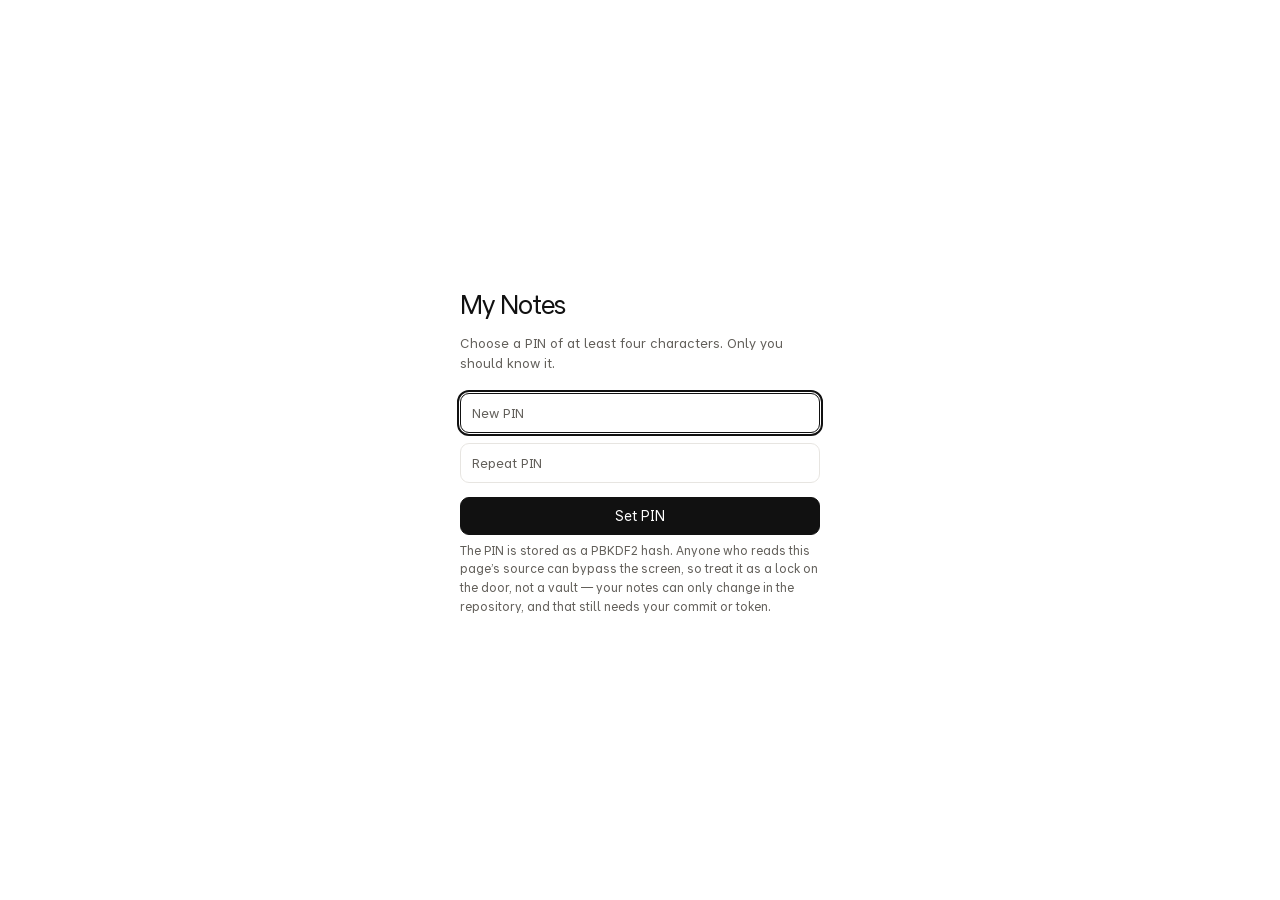
<file: admin/index.html>
<!doctype html>
<html lang="en">
  <head>
    <meta charset="UTF-8" />
    <meta name="viewport" content="width=device-width, initial-scale=1.0" />
    <meta name="robots" content="noindex, nofollow" />
    <title>peace — notes admin</title>
    <link rel="icon" href="../assets/favicon.svg" type="image/svg+xml" />
    <link rel="stylesheet" href="admin.css" />
  </head>
  <body class="is-locked">
    <div class="lock">
      <form class="lock-box">
        <h1>My Notes</h1>
        <p class="lock-msg">Enter your PIN to edit.</p>
        <input class="lock-input" type="password" inputmode="numeric" autocomplete="off" placeholder="PIN" aria-label="PIN" />
        <input class="lock-confirm" type="password" inputmode="numeric" autocomplete="off" placeholder="Repeat PIN" aria-label="Repeat PIN" hidden />
        <button class="primary block lock-submit" type="submit">Unlock</button>
        <p class="lock-error" hidden></p>
        <p class="hint lock-hint"></p>
      </form>
    </div>

    <header class="bar">
      <div class="bar-left">
        <a class="brand" href="../index.html" aria-label="Back to peace">peace<span class="brand-mark">/</span></a>
        <span class="bar-divider" aria-hidden="true"></span>
        <strong>My notes</strong>
        <span class="dirty-flag" hidden>Draft saved on this device</span>
      </div>
      <div class="bar-right">
        <a class="ghost preview-link" href="../index.html?preview=draft" target="_blank" rel="noreferrer">Preview draft <svg viewBox="0 0 16 16" fill="none" stroke="currentColor" stroke-width="1.5" stroke-linecap="round" stroke-linejoin="round" aria-hidden="true"><path d="M6 3h7v7m0-7-9 9" /></svg></a>
        <button class="primary publish-button" type="button" data-action="publish">Publish changes</button>
        <details class="more-menu">
          <summary class="ghost" aria-label="More options">More <svg viewBox="0 0 16 16" fill="none" stroke="currentColor" stroke-width="1.5" stroke-linecap="round" stroke-linejoin="round" aria-hidden="true"><path d="m4 6 4 4 4-4" /></svg></summary>
          <div class="more-panel">
            <button type="button" data-action="import">Import JSON</button>
            <button type="button" data-action="reload">Reload published notes</button>
            <button type="button" data-action="copy">Copy JSON</button>
            <button type="button" data-action="download">Download notes.json</button>
            <span class="menu-divider" aria-hidden="true"></span>
            <button type="button" data-action="github">GitHub token</button>
            <button type="button" data-action="pin">Change PIN</button>
            <button type="button" data-action="theme">Switch theme</button>
            <button type="button" data-action="lock">Lock admin</button>
          </div>
        </details>
      </div>
    </header>

    <main class="layout">
      <aside class="sidebar">
        <div class="sidebar-head">
          <div><h1>My notes</h1><p class="sidebar-subtitle">Write, organize, publish.</p></div>
          <button class="primary new-note" type="button" data-action="add-note">New note</button>
        </div>
        <label class="search-wrap"><span class="sr-only">Search notes</span><input class="note-search" type="search" placeholder="Search notes" /></label>
        <div class="list-tabs" role="group" aria-label="Note visibility">
          <button class="list-tab is-active" type="button" data-view="active" aria-pressed="true">Visible <span class="active-count"></span></button>
          <button class="list-tab" type="button" data-view="archived" aria-pressed="false">Archived <span class="archived-count"></span></button>
        </div>
        <div class="category-heading"><h2>Categories</h2><button class="text-button" type="button" data-action="add-category">+ Add</button></div>
        <div class="category-list"></div>
        <p class="sidebar-help">Changes save here automatically. Publish when you’re ready to update the site.</p>
      </aside>

      <section class="editor">
        <div class="empty-state"><h2>Choose a note to edit</h2><p>Or create a new one to start writing.</p></div>
        <form class="note-form" hidden autocomplete="off">
          <div class="editor-heading"><div><p class="editor-location">My notes / <span class="editor-category"></span></p><h2 class="editor-title">Edit note</h2></div><div class="editor-heading-actions"><span class="save-status">Saved locally</span><button class="ghost archive-button" type="button" data-action="archive-note">Archive note</button></div></div>
          <div class="field-row">
            <label class="field">
              <span>Title</span>
              <input type="text" name="title" placeholder="Project Hail Mary" />
            </label>
            <label class="field">
              <span>Category</span>
              <select name="categoryId"></select>
            </label>
          </div>

          <div class="field-row">
            <label class="field">
              <span>Type</span>
              <select name="type">
                <option value="movie">Movie</option>
                <option value="series">Series</option>
                <option value="game">Videogame</option>
                <option value="book">Book</option>
                <option value="manga">Manga</option>
                <option value="album">Album</option>
                <option value="thought">Thought</option>
                <option value="other">Other</option>
              </select>
            </label>
            <label class="field">
              <span>Author / director <em>(optional)</em></span>
              <input type="text" name="creator" placeholder="Phil Lord and Chris Miller" />
            </label>
          </div>

          <div class="field rating-field">
            <span>Rating</span>
            <div class="star-input" role="radiogroup" aria-label="Rating in stars"></div>
            <p class="hint rating-hint">Stars show on movies, books, manga, series, games and albums. Zero stars hides the row.</p>
          </div>

          <div class="field">
            <span>Photos - Cover</span>
            <div class="image-list"></div>
            <div class="image-actions">
              <input type="text" class="path-input" placeholder="assets/covers/my-cover.jpg" />
              <button class="ghost small" type="button" data-action="add-path">Add path</button>
              <button class="ghost small" type="button" data-action="add-file">Upload photo…</button>
              <input type="file" class="file-input" accept="image/*" multiple hidden />
            </div>
            <p class="hint">
              First photo is the cover. Uploads are resized and embedded in <code>notes.json</code> — use
              <em>Save as file</em> on one to drop it into <code>assets/covers/</code> and swap in the path instead.
            </p>
          </div>

          <div class="field">
            <span>Photos - Body</span>
            <div class="body-image-list image-list"></div>
            <div class="image-actions">
              <input type="text" class="body-path-input path-input" placeholder="assets/covers/my-body-photo.jpg" />
              <button class="ghost small" type="button" data-action="add-body-path">Add path</button>
              <button class="ghost small" type="button" data-action="add-body-file">Upload photo…</button>
              <input type="file" class="body-file-input" accept="image/*" multiple hidden />
            </div>
            <p class="hint">
              Attach inside the review with <code>\photo[name]</code> or <code>\photo[name | title]</code>. Click <em>insert</em> to add the tag at the cursor.
            </p>
          </div>

          <label class="field">
            <span>Review</span>
            <textarea name="review" rows="14" placeholder="Blank line between paragraphs. Use > for quotes, --- for a divider, and \photo[name] or \photo[name | title] for body photos."></textarea>
          </label>

          <div class="form-footer">
            <button class="danger" type="button" data-action="delete-note">Delete note</button>
          </div>
        </form>
      </section>
    </main>

    <input type="file" class="json-input" accept="application/json,.json" hidden />

    <dialog class="sheet github-sheet">
      <form method="dialog">
        <h2>GitHub publishing</h2>
        <p class="hint">
          Use a fine-grained personal access token limited to this one repository, with
          <em>Contents: read and write</em>, and give it an expiry date. It is stored in this browser — never
          commit it, and clear it on a shared machine.
        </p>
        <p class="hint">Without a token, use <strong>More → Download notes.json</strong> and commit that file yourself.</p>
        <label class="field">
          <span>Token</span>
          <input type="password" name="token" autocomplete="off" placeholder="github_pat_…" />
        </label>
        <div class="field-row">
          <label class="field">
            <span>Owner</span>
            <input type="text" name="owner" placeholder="thepeacemonk" />
          </label>
          <label class="field">
            <span>Repository</span>
            <input type="text" name="repo" placeholder="thepeacemonk.github.io" />
          </label>
        </div>
        <label class="field">
          <span>Branch</span>
          <input type="text" name="branch" placeholder="main" />
        </label>
        <label class="check">
          <input type="checkbox" name="remember" />
          Keep the token on this device (otherwise it is forgotten when the tab closes)
        </label>
        <div class="sheet-actions">
          <button class="danger" type="button" data-action="github-clear">Forget token</button>
          <button class="ghost" type="button" data-action="github-cancel">Cancel</button>
          <button class="primary" type="button" data-action="github-save">Save</button>
        </div>
      </form>
    </dialog>

    <div class="toast" hidden></div>
    <script src="pin.js"></script>
    <script src="admin.js"></script>
  </body>
</html>
</file>
<file: styles.css>
@font-face {
  font-family: Allo;
  src: url("assets/fonts/AlloVariable-400to700-Round35.ttf") format("truetype");
  font-weight: 400 700;
  font-style: normal;
  font-display: swap;
}

@font-face {
  font-family: "Paper Mono";
  src: url("assets/fonts/paper-mono.woff2") format("woff2");
  font-weight: 400;
  font-style: normal;
  font-display: swap;
}

:root {
  --page: #fff;
  --studyhub-icon-body: #6b6965;
  --studyhub-icon-eyes: #fff;
  --ink: #111;
  --muted: #969696;
  --link: #777;
  --collection-link: #484542;
  --collection-muted: #625d58;
  --modal-backdrop: rgb(255 255 255 / .72);
  --modal-shadow-color: rgb(17 17 17 / .20);
  --tooltip-bg: #171717;
  --tooltip-fg: #fff;
}

:root[data-theme="dark"] {
  --page: #171717;
  --studyhub-icon-body: #b8b5b0;
  --studyhub-icon-eyes: #151515;
  --ink: #f3f1ed;
  --muted: #9a9a9a;
  --link: #b3b0ab;
  --collection-link: #b4b0ab;
  --collection-muted: #9a9a9a;
  --modal-backdrop: rgb(0 0 0 / .62);
  --modal-shadow-color: rgb(243 241 237 / .22);
  --tooltip-bg: #f3f1ed;
  --tooltip-fg: #171717;
}

@media (prefers-color-scheme: dark) {
  :root:not([data-theme="light"]) {
    --page: #171717;
    --studyhub-icon-body: #b8b5b0;
    --studyhub-icon-eyes: #151515;
    --ink: #f3f1ed;
    --muted: #9a9a9a;
    --link: #b3b0ab;
    --collection-link: #b4b0ab;
    --collection-muted: #9a9a9a;
    --modal-backdrop: rgb(0 0 0 / .62);
    --modal-shadow-color: rgb(243 241 237 / .22);
    --tooltip-bg: #f3f1ed;
    --tooltip-fg: #171717;
  }
}

* {
  box-sizing: border-box;
  -webkit-tap-highlight-color: transparent;
}

/* Own the focus treatment so mobile browsers never supply a blue rectangle. */
:focus { outline: none; }
:focus-visible {
  outline: 2px solid var(--ink);
  outline-offset: 4px;
}
/* Navigation focuses this heading for screen readers, not as a control. */
.collection-title:focus { outline: none; }

/* React Bits reticle: the native pointer is hidden only while this is visible. */
.target-cursor {
  position: fixed;
  inset: 0;
  width: 100vw;
  height: 100vh;
  margin: 0;
  padding: 0;
  border: 0;
  overflow: visible;
  background: transparent;
  z-index: 2147483647;
  pointer-events: none;
  mix-blend-mode: difference;
  color: #fff;
  opacity: 0;
}
.target-cursor::backdrop { background: transparent; pointer-events: none; }
.target-cursor__corner,
.target-cursor__dot {
  position: absolute;
  top: 0;
  left: 0;
  will-change: transform, opacity;
}
.target-cursor__corner {
  width: var(--cursor-corner);
  height: var(--cursor-corner);
  transform-origin: 0 0;
}
.target-cursor__corner svg { display: block; height: 100%; width: 100%; overflow: visible; }
.target-cursor__corner path {
  fill: none;
  stroke: currentColor;
  stroke-width: var(--cursor-thickness);
  stroke-linecap: round;
  stroke-linejoin: round;
}
.target-cursor__dot {
  width: var(--cursor-dot);
  height: var(--cursor-dot);
  border-radius: 50%;
  background: currentColor;
}
@media (hover: hover) and (pointer: fine) {
  html.has-target-cursor,
  html.has-target-cursor * { cursor: none !important; }
}
@media (hover: none), (pointer: coarse) {
  .target-cursor { display: none; }
}

/* Some browsers derive their tab tint from the document surface. */
html { background-color: var(--browser-theme, var(--page)); }
body {
  margin: 0;
  background: var(--browser-theme, var(--page));
  color: var(--ink);
  font-family: Allo, Arial, sans-serif;
  font-size: 17px;
  line-height: 1.7;
  transition: background-color .45s ease, color .45s ease;
}

.home-page {
  isolation: isolate;
  min-height: 100svh;
  position: relative;
  -webkit-user-select: none;
  user-select: none;
}
/* Keep the page beneath the translucent sky while exposing its top color to
   browsers that tint their toolbar from the body's background-color. */
.home-page::before {
  content: '';
  position: absolute;
  inset: 0;
  z-index: -2;
  background: var(--page);
  pointer-events: none;
  transition: background-color .45s ease;
}
html.is-note-modal-open { overflow: hidden; overscroll-behavior: none; }
.home-page.is-note-modal-open {
  position: fixed;
  top: var(--note-scroll-top);
  left: 0;
  width: var(--note-page-width);
  overflow: hidden;
}
.home-page.is-note-modal-open main { opacity: .16; }

/* The sky remains live while the page crossfades and Qifrey travels between positions. */
:root { view-transition-name: none; }
.is-page-transitioning .home-content,
.is-page-transitioning .collection-shell { view-transition-name: page-content; }
.is-page-transitioning .art-credit { view-transition-name: qifrey; }
.is-page-transitioning .home-content,
.is-page-transitioning .collection-shell,
.is-page-transitioning .collection-title,
.is-page-transitioning .collection-back,
.is-page-transitioning .collection-content,
.is-page-transitioning .collection-content * { animation: none !important; }
::view-transition-group(page-content) { animation-duration: .32s; }
::view-transition-old(page-content),
::view-transition-new(page-content) { height: auto; animation-duration: .28s; }
::view-transition-group(qifrey) { animation-duration: .4s; animation-timing-function: cubic-bezier(.16, 1, .3, 1); }
::view-transition-old(qifrey) { animation: none; opacity: 0; }
::view-transition-new(qifrey) { animation: none; height: 100%; }

.ambient-background {
  --ambient-edge: #7ea6c9;
  --ambient-sky: #c9e4ed;
  height: clamp(380px, 60vh, 600px);
  inset: 0 0 auto;
  mask-image: linear-gradient(to bottom, #000 40%, transparent 100%);
  -webkit-mask-image: linear-gradient(to bottom, #000 40%, transparent 100%);
  opacity: .5;
  overflow: hidden;
  pointer-events: none;
  position: absolute;
  z-index: -1;
}

/* Keep the page surface while modules load; the renderer has its own entrance.
   The static gradient is only for unavailable/lost graphics contexts. */
.ambient-background.is-fallback {
  background: radial-gradient(ellipse at 50% 0%, var(--ambient-sky), var(--ambient-edge) 48%, transparent 80%);
}
.ambient-background.has-renderer { background: none; }
.ambient-background[data-mode="light"] { opacity: .65; }
.home-page.is-lab-open .ambient-background { opacity: .18; }
.ambient-background.is-note-open,
.ambient-background.is-pong-open {
  position: fixed;
  height: 100vh;
  height: 100dvh;
  opacity: .78;
  mask-image: linear-gradient(to bottom, #000 65%, transparent 100%);
  -webkit-mask-image: linear-gradient(to bottom, #000 65%, transparent 100%);
}
.ambient-background.is-note-open[data-mode="light"],
.ambient-background.is-pong-open[data-mode="light"] { opacity: .72; }
.gradient-ascii-canvas { display: block; height: 100%; width: 100%; }

h1,
.location,
.section-link,
.project-list a,
.theme-toggle { transition: color .45s ease; }

.theme-toggle {
  align-items: center;
  background: transparent;
  border: 0;
  border-radius: 0;
  color: var(--ink);
  cursor: pointer;
  display: flex;
  height: 38px;
  justify-content: center;
  padding: 0;
  touch-action: manipulation;
  transition: background-color .3s ease, color .45s ease, transform .3s ease;
  user-select: none;
  -webkit-touch-callout: none;
  width: 38px;
}

.theme-toggle:hover { transform: rotate(12deg); }
.theme-auto-pulse { animation: theme-auto-pulse .55s ease-out; }

@keyframes theme-auto-pulse {
  from { opacity: .3; transform: scale(1); }
  to { opacity: 0; transform: scale(2.2); }
}

.theme-icon { height: 18px; position: absolute; width: 18px; transition: opacity .3s ease, transform .35s ease; }
.icon-sun { opacity: 0; transform: scale(.6) rotate(-90deg); }
.icon-moon { opacity: 1; transform: scale(1) rotate(0); }
:root[data-theme="dark"] .icon-sun { opacity: 1; transform: scale(1) rotate(0); }
:root[data-theme="dark"] .icon-moon { opacity: 0; transform: scale(.6) rotate(90deg); }

@media (prefers-color-scheme: dark) {
  :root:not([data-theme="light"]) .icon-sun { opacity: 1; transform: scale(1) rotate(0); }
  :root:not([data-theme="light"]) .icon-moon { opacity: 0; transform: scale(.6) rotate(90deg); }
}

main {
  position: relative;
  width: min(640px, calc(100% - 48px));
  margin: 0 auto;
  padding: clamp(150px, 19vh, 250px) 0 120px;
  transition: opacity .18s ease;
}

header { margin-bottom: 20px; position: relative; }

.art-credit {
  display: inline-block;
  margin: 0 0 13px;
  position: relative;
}

.art-link {
  appearance: none;
  background: transparent;
  border: 0;
  color: inherit;
  cursor: default;
  display: block;
  padding: 0;
  touch-action: pan-y;
  user-select: none;
  -webkit-user-select: none;
  -webkit-touch-callout: none;
  width: fit-content;
}

.art-link:focus-visible { outline: 2px solid var(--ink); outline-offset: 5px; border-radius: 8px; }

.qifrey {
  display: block;
  width: 140px;
  height: 140px;
  object-fit: contain;
  image-rendering: pixelated;
  margin: 0;
  animation: float 4s ease-in-out infinite;
}

.tooltip {
  align-items: center;
  background: var(--tooltip-bg);
  border-radius: 999px;
  color: var(--tooltip-fg);
  display: flex;
  font-size: 12px;
  gap: 4px;
  left: calc(100% + 12px);
  line-height: 1;
  opacity: 0;
  padding: 9px 12px;
  pointer-events: none;
  position: absolute;
  top: 50%;
  transform: translateY(-50%);
  transition: opacity .18s ease, transform .18s ease;
  white-space: nowrap;
  z-index: 1;
}

.tooltip a { color: var(--tooltip-fg); text-decoration: underline; text-underline-offset: 2px; }

.tooltip[hidden] { display: none; }

.art-credit .tooltip:not([hidden]) {
  opacity: 1;
  pointer-events: auto;
}

h1 {
  font-family: "Funnel Display", Allo, Arial, sans-serif;
  margin: 0;
  font-size: 18px;
  font-weight: 300;
  line-height: 1.4;
}

.location {
  margin: 0;
  color: var(--muted);
}

.country-wrap { position: relative; width: fit-content; }
.country-trigger { cursor: default; }

.country-cards {
  height: 120px;
  left: calc(100% + 22px);
  opacity: 0;
  pointer-events: none;
  position: absolute;
  top: 50%;
  transform: translate(0, -50%) scale(.94);
  transition: opacity .22s ease, transform .22s ease;
  width: 172px;
  z-index: 2;
}

.country-card {
  background: var(--page);
  border: 4px solid var(--page);
  border-radius: 14px;
  box-shadow: 0 8px 24px color-mix(in srgb, var(--ink) 14%, transparent);
  height: 92px;
  object-fit: cover;
  position: absolute;
  transition: transform .25s ease;
  width: 132px;
}

.country-card-one { left: 0; top: 0; transform: rotate(-8deg); z-index: 3; }
.country-card-two { left: 20px; top: 13px; transform: rotate(3deg); z-index: 2; }
.country-card-three { left: 40px; top: 26px; transform: rotate(10deg); z-index: 1; }
.country-wrap:hover .country-cards,
.country-wrap:focus-within .country-cards { opacity: 1; pointer-events: auto; transform: translate(0, -50%) scale(1); }
.country-wrap:hover .country-card-one,
.country-wrap:focus-within .country-card-one { transform: translate(-5px, -4px) rotate(-8deg); }
.country-wrap:hover .country-card-two,
.country-wrap:focus-within .country-card-two { transform: translate(0, 0) rotate(3deg); }
.country-wrap:hover .country-card-three,
.country-wrap:focus-within .country-card-three { transform: translate(5px, 4px) rotate(10deg); }

section { max-width: 620px; }

section p { margin: 0 0 12px; }

.quote {
  margin: 0 0 16px;
  padding-left: 14px;
  border-left: 2px solid color-mix(in srgb, var(--ink) 18%, transparent);
}

.quote p { font-style: italic; }

.quote footer {
  color: var(--muted);
  font-size: 14px;
}

.quote cite { font-style: normal; }

.projects {
  margin-top: 28px;
  width: fit-content;
}

.section-link {
  color: var(--link);
  display: inline-block;
  font-size: 14px;
  text-decoration: none;
}

.section-link:hover,
.section-link:focus-visible { color: var(--ink); }

.project-categories {
  display: grid;
  gap: 24px;
  min-height: 0;
  padding-top: 0;
}

.project-category { min-width: 0; }
.project-category:hover,
.project-category:focus-within { position: relative; z-index: 30; }

.project-category-title {
  color: var(--muted);
  font-family: Allo, Arial, sans-serif;
  font-size: 12px;
  font-weight: 400;
  letter-spacing: 0;
  line-height: inherit;
  margin: 0 0 7px;
}

.project-items { display: grid; gap: 8px; }
.project-list { --project-name: var(--collection-link); }

.project-item {
  --logo-shift: 2px;
  --logo-tilt: 3deg;
  position: relative;
  width: fit-content;
}

.project-item:hover,
.project-item:focus-within { isolation: isolate; z-index: 40; }

.studyhub-launch,
.future-app-trigger {
  appearance: none;
  background: none;
  border: 0;
  color: var(--project-name);
  cursor: pointer;
  font: inherit;
  font-size: 14px;
  line-height: inherit;
  padding: 0;
  position: relative;
  text-align: left;
  transition: color .45s ease, transform .18s ease;
}

.studyhub-launch:hover,
.studyhub-launch:focus-visible,
.future-app-trigger:hover,
.future-app-trigger:focus-visible { color: var(--project-name); transform: translateX(3px); }

.studyhub-launch:focus,
.future-app-trigger:focus { outline: none; }
.studyhub-launch:focus-visible,
.future-app-trigger:focus-visible { text-decoration: underline; text-underline-offset: 4px; }

/* Geometry and palette from Study Hub's own companion favicon. */
.studyhub-logo path { fill: var(--studyhub-icon-body); }
.studyhub-logo rect { fill: var(--studyhub-icon-eyes); }
.studyhub-logo,
.future-app-logo { filter: blur(5px); }
.studyhub-item .studyhub-logo {
  height: 36px;
  left: calc(100% + 2px);
  top: 1px;
  width: 36px;
}

.future-app-item .future-app-logo {
  height: 32px;
  left: calc(100% + 12px);
  top: 1px;
  width: 32px;
}
@media (prefers-reduced-motion: reduce) {
  .future-app-trigger:hover,
  .future-app-trigger:focus-visible { transform: none; }
}

.project-item:nth-child(2) { --logo-shift: -2px; --logo-tilt: -4deg; }
.project-item:nth-child(3) { --logo-shift: 3px; --logo-tilt: 6deg; }
.project-item:nth-child(4) { --logo-shift: -1px; --logo-tilt: -6deg; }
.project-item:nth-child(5) { --logo-shift: 4px; --logo-tilt: 2deg; }
.project-item:nth-child(6) { --logo-shift: -3px; --logo-tilt: 5deg; }
.project-item:nth-child(7) { --logo-shift: 1px; --logo-tilt: -3deg; }
.project-item:nth-child(8) { --logo-shift: -2px; --logo-tilt: 7deg; }
.project-item:nth-child(9) { --logo-shift: 3px; --logo-tilt: -5deg; }
.project-item:nth-child(10) { --logo-shift: -1px; --logo-tilt: 4deg; }
.project-item:nth-child(11) { --logo-shift: 2px; --logo-tilt: -7deg; }
.project-item:nth-child(12) { --logo-shift: -3px; --logo-tilt: 2deg; }

.project-list a {
  color: var(--project-name);
  font-size: 14px;
  text-decoration: none;
  transition: color .45s ease, transform .18s ease;
}

.project-list span {
  color: var(--project-name);
  font-family: inherit;
  font-size: 14px;
  font-weight: inherit;
  line-height: inherit;
  opacity: 1;
  transition: color .45s ease;
}

.project-logo {
  background: transparent;
  border-radius: 0;
  box-shadow: none;
  height: 54px;
  left: calc(100% + 8px);
  object-fit: contain;
  opacity: 0;
  padding: 0;
  pointer-events: none;
  position: absolute;
  top: 50%;
  transform: translate(-5px, -50%) scale(.86) rotate(var(--logo-tilt));
  transition: opacity .2s ease, transform .2s ease;
  width: 90px;
  z-index: 3;
}

.project-item:hover .project-logo,
.project-item:focus-within .project-logo {
  opacity: 1;
  transform: translate(var(--logo-shift), -50%) scale(1) rotate(var(--logo-tilt));
}

.project-preview {
  height: 66px;
  left: calc(100% + 8px);
  opacity: 0;
  pointer-events: none;
  position: absolute;
  top: 50%;
  transform: translate(-5px, -50%) scale(.86);
  transition: opacity .2s ease, transform .2s ease;
  width: 108px;
  z-index: 3;
}

.project-soon-tag {
  align-items: center;
  background: var(--ink);
  border-radius: 999px;
  box-shadow: 0 5px 12px color-mix(in srgb, var(--ink) 20%, transparent);
  color: var(--page);
  display: flex;
  font-size: 10px;
  font-weight: 500;
  height: 22px;
  justify-content: center;
  letter-spacing: .04em;
  line-height: 1;
  position: absolute;
  right: -4px;
  top: -5px;
  transform: rotate(5deg);
  width: 44px;
  z-index: 4;
}

.project-item-soon .project-logo {
  left: 0;
  opacity: 1;
  top: 0;
  transform: rotate(var(--logo-tilt));
}

.project-item-soon:hover .project-preview,
.project-item-soon:focus-within .project-preview {
  opacity: 1;
  transform: translate(var(--logo-shift), -50%) scale(1);
}

.project-item-soon:hover .project-logo,
.project-item-soon:focus-within .project-logo {
  transform: translate(-3px, -2px) rotate(var(--logo-tilt));
}

.project-list a:hover,
.project-list a:focus-visible { color: var(--project-name); transform: translateX(3px); }

.tools,
.notes,
.lab { margin-top: 8px; }

.tool-list-inner {
  display: grid;
  gap: 8px;
  min-height: 0;
  padding-top: 0;
}

.tool-item { --tool-tilt: 3deg; position: relative; width: fit-content; }
.tool-item:hover,
.tool-item:focus-within { isolation: isolate; z-index: 40; }
.tool-item:nth-child(2) { --tool-tilt: -4deg; }
.tool-item:nth-child(3) { --tool-tilt: 5deg; }
.tool-item:nth-child(4) { --tool-tilt: -3deg; }
.tool-item:nth-child(5) { --tool-tilt: 4deg; }
.tool-item:nth-child(6) { --tool-tilt: -5deg; }
.tool-item:nth-child(7) { --tool-tilt: 2deg; }
.tool-item:nth-child(8) { --tool-tilt: -3deg; }
.tool-item:nth-child(9) { --tool-tilt: 5deg; }
.tool-item:nth-child(10) { --tool-tilt: -4deg; }
.tool-item.tool-klack { --tool-tilt: 3deg; }
.tool-item.tool-obsidian { --tool-tilt: -3deg; }
.tool-item.tool-pinterest { --tool-tilt: 5deg; }
.tool-item.tool-raycast { --tool-tilt: -4deg; }
.tool-item > a { color: var(--link); font-size: 14px; text-decoration: none; transition: color .45s ease; }
.tool-item > a:hover,
.tool-item > a:focus-visible { color: var(--ink); }


.tool-preview {
  background: var(--page);
  border-radius: 15px;
  box-shadow: 0 8px 24px color-mix(in srgb, var(--ink) 15%, transparent);
  height: 112px;
  left: calc(100% + 12px);
  opacity: 0;
  overflow: hidden;
  pointer-events: none;
  position: absolute;
  top: 50%;
  transform: translate(0, -50%) scale(.92) rotate(var(--tool-tilt));
  transform-origin: left center;
  transition: opacity .22s ease, transform .22s ease;
  width: 206px;
  z-index: 3;
}

.tool-item:hover .tool-preview,
.tool-item:focus-within .tool-preview { opacity: 1; pointer-events: auto; transform: translate(0, -50%) scale(1) rotate(var(--tool-tilt)); }
.window-bar { align-items: center; background: color-mix(in srgb, var(--ink) 7%, var(--page)); color: var(--muted); display: flex; gap: 4px; height: 25px; padding: 0 9px; }
.window-bar i { background: var(--muted); border-radius: 50%; height: 5px; opacity: .65; width: 5px; }
.window-bar span { font-size: 8px; margin-left: 5px; overflow: hidden; text-overflow: ellipsis; white-space: nowrap; }
.website-preview-image {
  display: block;
  height: calc(100% - 25px);
  object-fit: cover;
  object-position: center top;
  width: 100%;
}

.website-preview-art { object-position: center; }

.notes-categories {
  display: grid;
  gap: 18px;
  min-height: 0;
  padding-top: 0;
}

.notes-category h3 {
  color: var(--muted);
  font-family: Allo, Arial, sans-serif;
  font-size: 12px;
  font-weight: 400;
  margin: 0 0 7px;
}

.notes-category { position: relative; }
.notes-category.is-preview-active { z-index: 30; }

.note-list { display: grid; gap: 7px; }
.note-item { --note-tilt: 3deg; position: relative; width: fit-content; }
.note-item.is-preview-active { isolation: isolate; z-index: 40; }
.note-item:nth-child(2) { --note-tilt: -4deg; }
.note-trigger {
  appearance: none;
  background: none;
  border: 0;
  color: var(--link);
  cursor: pointer;
  font-family: inherit;
  font-size: 14px;
  padding: 0;
  text-align: left;
  transition: color .45s ease, transform .18s ease;
}

.note-trigger:hover,
.note-trigger:focus-visible { color: var(--ink); transform: translateX(3px); }

.note-preview {
  height: 154px;
  left: calc(100% + 14px);
  opacity: 0;
  pointer-events: none;
  position: absolute;
  top: 50%;
  transform: translate(0, -50%) scale(.92) rotate(var(--note-tilt));
  transition: opacity .22s ease, transform .22s ease;
  width: 112px;
  z-index: 50;
}

.note-item.is-preview-active .note-preview {
  opacity: 1;
  transform: translate(0, -50%) scale(1) rotate(var(--note-tilt));
}

.note-card {
  background: var(--page);
  border-radius: 14px;
  box-shadow: 0 8px 24px color-mix(in srgb, var(--ink) 14%, transparent);
  height: 154px;
  overflow: hidden;
  padding: 8px;
  position: absolute;
  width: 112px;
}

.note-card img {
  border-radius: 8px;
  display: block;
  height: 100%;
  object-fit: cover;
  width: 100%;
}

.note-card-front { left: 0; top: 0; }
.note-preview-stack .note-card-one { left: 0; top: 0; transform: rotate(-8deg); z-index: 3; }
.note-preview-stack .note-card-two { left: 17px; top: 10px; transform: rotate(3deg); z-index: 2; }
.note-preview-stack .note-card-three { left: 34px; top: 20px; transform: rotate(10deg); z-index: 1; }
.note-item.is-preview-active .note-preview-stack .note-card-one { transform: translate(-4px, -3px) rotate(-8deg); }
.note-item.is-preview-active .note-preview-stack .note-card-two { transform: translate(0, 0) rotate(3deg); }
.note-item.is-preview-active .note-preview-stack .note-card-three { transform: translate(4px, 3px) rotate(10deg); }

.notes-empty {
  color: var(--muted);
  font-size: 12px;
  margin: 0;
}

.note-modal {
  background: var(--page);
  border: 0;
  border-radius: 18px;
  box-shadow: 0 18px 60px color-mix(in srgb, var(--ink) 22%, transparent);
  color: var(--ink);
  inset: 0;
  margin: auto;
  height: fit-content;
  max-height: calc(100vh - 32px);
  max-height: calc(100dvh - 32px);
  overflow: visible;
  padding: 0;
  position: fixed;
  width: min(640px, calc(100% - 48px));
}

.note-modal::backdrop { background: color-mix(in srgb, var(--page) 20%, transparent); }
.note-modal[open] { animation: note-modal-in .18s ease both; }
.note-modal-scroll {
  max-height: calc(100vh - 32px);
  max-height: calc(100dvh - 32px);
  overflow-x: hidden;
  overflow-y: auto;
  overscroll-behavior: contain;
  padding: 30px;
  scrollbar-width: none;
}

.note-modal-scroll::-webkit-scrollbar { display: none; }

.note-modal-app-scrollbar {
  cursor: grab;
  display: block;
  height: clamp(180px, 30vh, 300px);
  outline: none;
  padding: 0 4px;
  position: absolute;
  right: -23px;
  top: 50%;
  touch-action: none;
  transform: translateY(-50%);
  width: 12px;
  z-index: 4;
}

.note-modal-app-scrollbar[hidden] { display: none; }
.note-modal-app-scrollbar:active { cursor: grabbing; }

.note-modal-app-scrollbar::before {
  background: color-mix(in srgb, var(--muted) 30%, transparent);
  border-radius: 999px;
  bottom: 0;
  content: "";
  left: 4px;
  pointer-events: none;
  position: absolute;
  top: 0;
  width: 4px;
}

.note-modal-app-scrollbar-thumb {
  background: color-mix(in srgb, var(--muted) 85%, var(--page));
  border-radius: 999px;
  display: block;
  min-height: 18px;
  position: relative;
  transition: background-color .2s ease, transform .14s cubic-bezier(.2,.8,.2,1);
  width: 4px;
  z-index: 1;
}

.note-modal-app-scrollbar:hover .note-modal-app-scrollbar-thumb,
.note-modal-app-scrollbar:focus-visible .note-modal-app-scrollbar-thumb { background: var(--ink); }
.note-modal-app-scrollbar:focus-visible .note-modal-app-scrollbar-thumb { box-shadow: 0 0 0 2px color-mix(in srgb, var(--page) 90%, transparent); }

.note-modal-close {
  appearance: none;
  align-items: center;
  background: transparent;
  border: 0;
  color: var(--muted);
  cursor: pointer;
  display: flex;
  height: 32px;
  justify-content: center;
  padding: 0;
  position: absolute;
  right: 17px;
  top: 17px;
  transition: color .2s ease, right .32s cubic-bezier(.16,1,.3,1), transform .32s cubic-bezier(.16,1,.3,1);
  width: 32px;
  z-index: 5;
}

.note-modal-close:hover,
.note-modal-close:focus-visible {
  color: var(--ink);
}

.note-modal-close:focus-visible { outline: none; }
.note-modal-close:focus-visible .note-modal-close-icon { filter: brightness(1.35); }

.note-modal-close::before {
  background: var(--page);
  border-radius: 0 999px 999px 0;
  content: "";
  height: 32px;
  left: 0;
  opacity: 0;
  position: absolute;
  top: 0;
  transform: scaleX(.42);
  transform-origin: left center;
  transition: opacity .16s ease, transform .32s cubic-bezier(.16,1,.3,1);
  width: 32px;
  z-index: 0;
}

.note-modal-close::after {
  background: transparent;
  border-radius: 999px;
  box-shadow: 6px 9px 28px color-mix(in srgb, var(--modal-shadow-color) 45%, transparent);
  clip-path: inset(-48px -48px -48px 0);
  content: "";
  height: 28px;
  left: 16px;
  opacity: 0;
  pointer-events: none;
  position: absolute;
  top: 2px;
  transform: scaleX(.42);
  transform-origin: left center;
  transition: opacity .16s ease, transform .32s cubic-bezier(.16,1,.3,1);
  width: 1px;
  z-index: -1;
}

.note-modal-close-icon { position: relative; z-index: 1; }

.note-modal-close.is-dropped {
  right: -16px;
  transform: scale(.94);
}

.note-modal-close.is-dropped::before {
  opacity: 1;
  transform: scaleX(1);
}

.note-modal-close.is-dropped::after {
  opacity: 1;
  transform: scaleX(1);
}

.note-modal-media { margin: 0 0 22px; }

.note-modal-card {
  background: var(--page);
  border-radius: 14px;
  box-shadow: 0 8px 24px color-mix(in srgb, var(--ink) 14%, transparent);
  display: block;
  height: 190px;
  overflow: hidden;
  padding: 8px;
  width: 140px;
}

.note-modal-card img {
  border-radius: 8px;
  display: block;
  height: 100%;
  object-fit: cover;
  width: 100%;
}

.note-modal-card.is-single { margin-left: 4px; transform: rotate(-2deg); }

.note-modal-stack {
  appearance: none;
  background: none;
  border: 0;
  cursor: pointer;
  display: block;
  height: 216px;
  padding: 0;
  position: relative;
  width: 182px;
}

.note-modal-stack .note-modal-card { position: absolute; transition: transform .22s ease; }
.note-modal-stack .note-modal-card-one { left: 4px; top: 0; transform: rotate(-2deg); z-index: 3; }
.note-modal-stack .note-modal-card-two { left: 22px; top: 12px; transform: rotate(4deg); z-index: 2; }
.note-modal-stack .note-modal-card-three { left: 40px; top: 24px; transform: rotate(9deg); z-index: 1; }
.note-modal-stack:hover .note-modal-card-one,
.note-modal-stack:focus-visible .note-modal-card-one { transform: translate(-4px, -3px) rotate(-4deg); }
.note-modal-stack:hover .note-modal-card-two,
.note-modal-stack:focus-visible .note-modal-card-two { transform: translate(3px, 2px) rotate(5deg); }
.note-modal-stack:hover .note-modal-card-three,
.note-modal-stack:focus-visible .note-modal-card-three { transform: translate(9px, 6px) rotate(11deg); }
.note-modal-stack.is-turning .note-modal-card-one { animation: note-card-turn .28s ease; }

.note-modal-count { color: var(--muted); display: block; font-size: 12px; margin-top: 6px; }

@keyframes note-card-turn {
  from { opacity: .35; transform: translate(10px, 6px) rotate(6deg) scale(.96); }
  to { opacity: 1; }
}

[hidden] { display: none !important; }

.note-stars { color: var(--ink); display: inline-flex; gap: 3px; }
.star-icon { height: 15px; width: 15px; }
.note-modal-stars { margin: -8px 0 14px; }

.note-modal-meta { color: var(--muted); font-size: 12px; margin: 0 0 3px; }
.note-modal h2 { font-size: 20px; font-weight: 400; line-height: 1.3; margin: 0 0 14px; }
.note-modal-review { font-size: 14px; line-height: 1.65; margin: 0; }
.note-modal-review {
  position: relative;
  isolation: isolate;
}
.note-modal-review,
.note-modal-review p,
.note-modal-review blockquote {
  -webkit-user-select: text;
  user-select: text;
}
.note-modal-review::selection,
.note-modal-review *::selection {
  background: color-mix(in srgb, var(--ink) 18%, var(--page));
  color: var(--ink);
}
.note-modal-review.has-custom-selection::selection,
.note-modal-review.has-custom-selection *::selection { background: transparent; }
.text-selection-highlight {
  position: absolute;
  inset: 0;
  z-index: -1;
  pointer-events: none;
  -webkit-user-select: none;
  user-select: none;
}
.text-selection-highlight > span {
  position: absolute;
  border-radius: 3px;
  background: color-mix(in srgb, var(--ink) 18%, var(--page));
}
.note-modal-review p { margin: 0 0 12px; }
.note-modal-review p:last-child { margin-bottom: 0; }
.note-modal-review blockquote {
  position: relative;
  margin: 16px 0;
  padding: 14px 18px 14px 32px;
  border-radius: 8px;
  background: color-mix(in srgb, var(--ink) 5%, transparent);
  overflow-wrap: break-word;
  text-wrap: pretty;
}
.note-modal-review blockquote::before {
  content: "";
  position: absolute;
  left: 16px;
  top: 14px;
  bottom: 14px;
  width: 2px;
  border-radius: 999px;
  background: color-mix(in srgb, var(--ink) 32%, transparent);
}
.note-modal-review blockquote:first-child { margin-top: 0; }
.note-modal-review blockquote:last-child { margin-bottom: 0; }
.note-modal-review hr {
  border: 0;
  height: 1px;
  margin: 22px 0;
  background: color-mix(in srgb, var(--ink) 14%, transparent);
}
.note-modal-review hr:first-child { margin-top: 0; }
.note-modal-review hr:last-child { margin-bottom: 0; }
.note-modal-review .note-modal-photo {
  margin: 18px 0;
  display: flex;
  justify-content: center;
  perspective: 900px;
}
.note-modal-review .note-modal-photo:first-child { margin-top: 0; }
.note-modal-review .note-modal-photo:last-child { margin-bottom: 0; }
.note-modal-review .note-modal-photo-card {
  position: relative;
  display: inline-block;
  max-width: 100%;
  border-radius: 8px;
  overflow: hidden;
  will-change: transform;
  user-select: none;
  -webkit-user-select: none;
}
.note-modal-review .note-modal-photo-img {
  display: block;
  max-width: 100%;
  max-height: 460px;
  width: auto;
  height: auto;
  transform: scale(1.06);
  will-change: transform;
  pointer-events: none;
}
.note-modal-review .note-modal-photo-shade {
  position: absolute;
  inset: 0;
  pointer-events: none;
  background: linear-gradient(180deg, transparent 48%, rgb(0 0 0 / .52));
}
.note-modal-review .note-modal-photo-title {
  position: absolute;
  left: 20px;
  right: 20px;
  bottom: 18px;
  pointer-events: none;
  color: #fff;
  font-size: clamp(18px, 3.2vw, 24px);
  font-weight: 500;
  line-height: 1.15;
  letter-spacing: -.025em;
  text-shadow: 0 1px 12px rgb(0 0 0 / .28);
  will-change: transform;
}
.note-modal-review .note-modal-photo-glare {
  position: absolute;
  inset: 0;
  pointer-events: none;
  opacity: var(--g, 0);
  background: radial-gradient(240px circle at var(--gx, 50%) var(--gy, 30%), rgb(255 255 255 / .16), transparent 62%);
  mix-blend-mode: screen;
}
@media (prefers-reduced-motion: reduce) {
  .note-modal-review .note-modal-photo-img { transform: none; }
  .note-modal-review .note-modal-photo-glare { display: none; }
}

@keyframes note-modal-in {
  from { opacity: 0; transform: scale(.98); }
  to { opacity: 1; transform: scale(1); }
}

@keyframes float {
  0%, 100% { transform: translateY(-4px); }
  50% { transform: translateY(6px); }
}

@media (max-width: 600px) {
  body { font-size: 16px; }
  main { padding-top: 120px; }
  header { margin-bottom: 18px; }
  .qifrey { width: 120px; height: 120px; }
  .note-modal-close.is-dropped { right: -16px; }
  .tooltip {
    border-radius: 16px;
    flex-wrap: wrap;
    line-height: 1.4;
    max-width: calc(100vw - 100% - 60px);
    white-space: normal;
    width: max-content;
  }
}

@media (prefers-reduced-motion: reduce) {
  .qifrey { animation: none; }
  .theme-auto-pulse { animation: none; }
  .note-modal-stack.is-turning .note-modal-card-one { animation: none; }
  .note-modal-close.is-dropped { animation: none; }
  .note-modal-close { transition-duration: .01ms; }
  .project-list > div,
  .notes-categories,
  .note-trigger,
  .note-preview,
  .note-card,
  .note-modal-card,
  .note-modal,
  .tooltip,
  .project-logo,
  .country-cards,
  .country-card,
  .tool-preview,
  .tool-list-inner,
  .elsewhere a { transition: none; }

}

/* Local time and temperature sit quietly beside the theme toggle. */
.clock-toggle,
.weather-button {
  align-items: center;
  appearance: none;
  background: transparent;
  border: 0;
  border-radius: 0;
  color: var(--ink);
  cursor: pointer;
  display: flex;
  font-family: inherit;
  font-size: 12px;
  font-variant-numeric: tabular-nums;
  line-height: 1.4;
  min-height: 38px;
  padding: 0 10px;
  transition: color .45s ease;
  white-space: nowrap;
}
.local-clock { min-width: 36px; text-align: center; }
.clock-toggle:focus,
.weather-button:focus { outline: none; }
.clock-toggle:focus-visible .local-clock,
.weather-button:focus-visible .weather-value { text-decoration: underline; text-underline-offset: 4px; }

.clock-toggle,
.weather-button,
.theme-toggle { position: relative; isolation: isolate; }
.local-clock,
.weather-value { position: relative; z-index: 1; }
.control-hover-shape {
  align-items: center;
  display: flex;
  inset: 0;
  justify-content: center;
  opacity: 0;
  pointer-events: none;
  position: absolute;
  transition: opacity .2s ease;
  z-index: -1;
}
/* Stroke the original contours directly; preserve concave curves and crisp edges. */
.control-text-contour { height: 100%; width: 100%; overflow: visible; }
.control-text-contour text {
  fill: currentColor;
  font: inherit;
  font-variant-numeric: tabular-nums;
  paint-order: stroke fill;
  stroke: currentColor;
  stroke-linecap: round;
  stroke-linejoin: round;
  stroke-width: calc(var(--control-outline-gap) * 2);
}
.control-hover-shape .theme-icon {
  fill: currentColor;
  overflow: visible;
  stroke-width: calc(1.8px + var(--control-outline-gap) * 8 / 3);
}
.is-filled-contour {
  background: currentColor;
  mask-size: 100% 100%;
  mask-repeat: no-repeat;
  -webkit-mask-size: 100% 100%;
  -webkit-mask-repeat: no-repeat;
}
.control-hover-shape .control-icon-contour { height: 24px; width: 24px; }
.header-controls button:hover .control-hover-shape,
.header-controls button:focus-visible .control-hover-shape { opacity: .16; }
@media (prefers-reduced-motion: reduce) {
  .control-hover-shape { transition: none; }
}
.elsewhere {
  align-items: center;
  display: flex;
  flex-wrap: wrap;
  gap: 14px;
  margin-top: 22px;
  --elsewhere-transition: .75s ease-in-out;
}

.elsewhere a {
  align-items: center;
  color: var(--link);
  display: inline-flex;
  flex-direction: row;
  font-size: 13px;
  gap: 7px;
  height: 24px;
  justify-content: center;
  min-width: 24px;
  overflow: hidden;
  text-decoration: none;
  transition: color .45s ease, width var(--elsewhere-transition);
  width: 24px;
}

.elsewhere a[aria-label="GitHub"] { --expanded-width: 61px; --label-width: 37px; }
.elsewhere a[aria-label="X"] { --expanded-width: 32px; --label-width: 8px; }
.elsewhere a[aria-label="Buy me a coffee"] { --expanded-width: 104px; --label-width: 80px; }
.elsewhere a[aria-label="AnkiWeb"] { --expanded-width: 72px; --label-width: 48px; }

.elsewhere svg {
  display: block;
  font-size: 17px;
  flex: none;
}

.elsewhere a span {
  font-size: 11px;
  line-height: 1;
  max-width: 0;
  min-width: 0;
  opacity: 0;
  overflow: hidden;
  pointer-events: none;
  transition: max-width var(--elsewhere-transition), opacity var(--elsewhere-transition);
  visibility: hidden;
  white-space: nowrap;
}

.elsewhere a:hover,
.elsewhere a:focus-visible {
  color: var(--ink);
  width: var(--expanded-width);
}

.elsewhere a:hover span,
.elsewhere a:focus-visible span {
  max-width: var(--label-width);
  opacity: 1;
  visibility: visible;
}

.header-controls {
  --control-outline-gap: 3px;
  align-items: center;
  display: flex;
  gap: 8px;
  position: absolute;
  right: 0;
  top: clamp(150px, 19vh, 250px);
  z-index: 3;
}

.collection-shell {
  --link: var(--collection-link);
  --muted: var(--collection-muted);
  max-width: 620px;
  padding-bottom: 120px;
}

.home-page.is-collection-open .home-content { display: none; }

.collection-header {
  margin-bottom: clamp(20px, 3vh, 30px);
  position: relative;
}

.collection-back {
  color: var(--ink);
  display: inline-block;
  font-size: 14px;
  margin: 0 0 21px;
  text-decoration: none;
  text-underline-offset: 4px;
  transition: color .45s ease;
}

.collection-back:hover,
.collection-back:focus-visible { color: var(--ink); }

.collection-title-row {
  align-items: center;
  display: flex;
  gap: 14px;
}

.collection-qifrey-motion {
  flex: none;
  height: 52px;
  position: relative;
  transform-origin: left center;
  width: 52px;
}

.collection-qifrey-motion .art-credit,
.collection-qifrey-motion .art-link {
  display: block;
  height: 100%;
  margin: 0;
  width: 100%;
}

.collection-qifrey-motion .qifrey {
  display: block;
  height: 100%;
  image-rendering: pixelated;
  object-fit: contain;
  width: 100%;
}

.collection-qifrey-motion .tooltip { display: none; }

.collection-qifrey-motion .qifrey {
  animation: float 4s ease-in-out infinite;
}

.collection-title {
  font-family: Allo, Arial, sans-serif;
  font-size: clamp(38px, 7vw, 56px);
  font-weight: 300;
  letter-spacing: -.025em;
  line-height: .98;
  margin: 0;
}

.collection-content { max-width: 620px; }

.home-page.is-lab-open main { width: min(1120px, calc(100% - 48px)); }
.is-lab-open .collection-shell,
.is-lab-open .collection-content { max-width: none; }

.lab-gallery {
  display: grid;
  gap: 16px;
  grid-template-columns: repeat(auto-fill, minmax(min(100%, 300px), 1fr));
}

.lab-card { min-width: 0; }

.lab-card-trigger {
  background: var(--page);
  border: 1px solid color-mix(in srgb, var(--ink) 13%, var(--page));
  border-radius: 16px;
  color: var(--ink);
  cursor: pointer;
  display: block;
  font: inherit;
  padding: 8px;
  text-align: start;
  width: 100%;
}

.lab-card-trigger:hover { border-color: var(--muted); }

.lab-card-preview {
  aspect-ratio: 4 / 3;
  background: #121e24;
  border-radius: 10px;
  display: block;
}

.lab-editor-heading {
  align-items: center;
  display: flex;
  justify-content: space-between;
  gap: 12px;
}

.lab-card-footer {
  display: block;
  padding: 10px 5px 2px;
}

.lab-card-title,
.lab-card h2 {
  font: 400 clamp(20px, 4vw, 25px)/1.15 Allo, Arial, sans-serif;
  margin: 0;
}

.lab-card-title,
.lab-card-hint { display: block; }

.lab-editor button {
  background: var(--page);
  border: 1px solid var(--muted);
  border-radius: 999px;
  color: var(--ink);
  cursor: pointer;
  font: inherit;
  font-size: 13px;
  min-height: 44px;
  min-width: 68px;
  padding-inline: 14px;
}

.lab-editor button:hover { border-color: var(--ink); }

.lab-rain-stage {
  background: #121e24;
  border-radius: inherit;
  display: block;
  height: 100%;
  overflow: hidden;
  position: relative;
  touch-action: pan-y pinch-zoom;
}

.lab-rain-stage canvas {
  display: block;
  height: 100%;
  width: 100%;
}

.lab-card-hint,
.lab-editor p {
  color: var(--muted);
  font-size: 13px;
  margin: 6px 0 0;
}

html:has(.lab-editor[open]) { overflow: hidden; }

.lab-editor {
  --muted: var(--collection-muted);
  background: var(--page);
  border: 1px solid color-mix(in srgb, var(--ink) 15%, var(--page));
  border-radius: 16px;
  color: var(--ink);
  max-height: calc(100dvh - 32px);
  max-width: none;
  overscroll-behavior: contain;
  padding: 12px;
  width: min(1056px, calc(100% - 32px));
}

.lab-editor::backdrop { background: rgb(0 0 0 / .64); }

.lab-editor-layout {
  display: grid;
  gap: 16px;
  grid-template-columns: minmax(0, 1fr) minmax(250px, 300px);
}

.lab-editor-preview {
  border-radius: 12px;
  min-height: clamp(300px, 62vh, 580px);
}

.lab-editor-panel {
  display: flex;
  flex-direction: column;
  min-width: 0;
  padding: 4px 4px 4px 0;
}

.lab-card .lab-editor-close {
  align-items: center;
  display: inline-flex;
  flex: none;
  justify-content: center;
  min-width: 44px;
  padding: 0;
}

.lab-rain-controls {
  display: grid;
  gap: 10px;
  margin: 24px 0;
}

.slosh-slider {
  /* An opaque well keeps the outline of the whole track visible, even at zero. */
  --slosh-track-color: color-mix(in srgb, var(--ink) 8%, var(--page));
  --slosh-fill-color: color-mix(in srgb, var(--ink) 20%, var(--page));
  align-items: center;
  background: var(--slosh-track-color);
  border-radius: 13px;
  display: grid;
  font-size: 13px;
  gap: 8px;
  grid-template-columns: 1fr auto;
  isolation: isolate;
  min-height: 48px;
  padding-inline: 14px;
  position: relative;
}

.slosh-slider::before {
  /* Clip only the leading edge, so the liquid stays flat against the track. */
  background: var(--slosh-fill-color);
  border-radius: inherit;
  clip-path: polygon(0 0, clamp(0%, var(--slosh-top, 0%), 100%) 0,
    clamp(0%, var(--slosh-bottom, 0%), 100%) 100%, 0 100%);
  content: "";
  inset: 0;
  position: absolute;
  z-index: -1;
}

.slosh-slider::after {
  /* Keep the rigid handle inside the curved track at either endpoint. */
  background: var(--ink);
  border-radius: 99px;
  bottom: 4px;
  content: "";
  height: 6px;
  left: clamp(9px, var(--slosh-position, 0%), calc(100% - 9px));
  pointer-events: none;
  position: absolute;
  transform: translateX(-50%);
  width: 2px;
}

.slosh-slider output {
  font-variant-numeric: tabular-nums;
  white-space: nowrap;
}

.slosh-slider input {
  cursor: ew-resize;
  height: 100%;
  inset: 0;
  margin: 0;
  opacity: 0;
  position: absolute;
  touch-action: pan-y;
  width: 100%;
}

.slosh-slider:has(input:focus-visible) {
  outline: 2px solid var(--ink);
  outline-offset: 2px;
}

.lab-rain-actions {
  align-items: center;
  display: flex;
  flex-wrap: wrap;
  gap: 8px;
  margin-top: auto;
}

.lab-rain-status {
  color: var(--muted);
  font-size: 13px;
}

.lab-rain-copy-fallback {
  background: var(--page);
  border: 1px solid var(--muted);
  border-radius: 8px;
  color: var(--ink);
  font: 13px/1.5 "Paper Mono", ui-monospace, monospace;
  margin-top: 8px;
  padding: 10px;
  resize: vertical;
  user-select: text;
  width: 100%;
}

@media (max-width: 640px) {
  .lab-editor-layout { grid-template-columns: minmax(0, 1fr); }
  .lab-editor-preview { min-height: clamp(210px, 56vw, 340px); }
  .lab-editor-panel { display: contents; }
  .lab-editor-heading { order: -1; }
  .lab-editor-panel p,
  .lab-rain-controls { margin: 0; }
}

.studyhub-coming-soon {
  align-items: center;
  background: var(--page);
  display: flex;
  flex-direction: column;
  height: 100vh;
  height: 100dvh;
  inset: 0;
  justify-content: center;
  max-width: none;
  padding: 28px 24px;
  position: fixed;
  text-align: center;
  z-index: 9999;
  width: 100vw;
}

body.is-studyhub-coming-soon-open .collection-shell { visibility: hidden !important; }
.studyhub-coming-soon[hidden] { display: none; }

.studyhub-coming-soon-close {
  background: transparent;
  border: 0;
  color: var(--link);
  cursor: pointer;
  font: inherit;
  font-size: 13px;
  padding: 0;
  text-decoration: underline;
  text-underline-offset: 4px;
  margin: 22px 0 0;
}

.studyhub-coming-soon-close:hover,
.studyhub-coming-soon-close:focus-visible { color: var(--ink); }

.coming-soon-qifrey-motion {
  flex: none;
  height: clamp(150px, 24vw, 190px);
  position: relative;
  width: clamp(150px, 24vw, 190px);
}

.coming-soon-qifrey-motion .art-credit,
.coming-soon-qifrey-motion .art-link {
  display: block;
  height: 100%;
  margin: 0;
  width: 100%;
}

.coming-soon-qifrey-motion .qifrey {
  display: block;
  height: 100%;
  image-rendering: pixelated;
  object-fit: contain;
  width: 100%;
}


.studyhub-coming-soon p {
  color: var(--ink);
  font-family: Allo, Arial, sans-serif;
  font-size: clamp(20px, 4vw, 26px);
  font-weight: 300;
  line-height: 1.35;
  margin: 20px 0 0;
  max-width: 430px;
}

.collection-loading,
.collection-error {
  color: var(--muted);
  font-size: 14px;
  margin: 0;
}

.collection-list .project-categories,
.collection-list .tool-list-inner,
.collection-list .notes-categories { padding-top: 0; }

@media (prefers-reduced-motion: no-preference) {
  .collection-shell.is-collection-arriving .collection-back { animation: collection-utility-arrive .34s .04s cubic-bezier(.16, 1, .3, 1) both; }
  .collection-shell.is-collection-arriving .collection-title { animation: collection-copy-arrive .48s .12s cubic-bezier(.16, 1, .3, 1) both; }
  .collection-shell.is-collection-arriving .collection-content { animation: collection-list-arrive .48s .2s cubic-bezier(.16, 1, .3, 1) both; }
  .collection-shell.is-collection-arriving .collection-list .project-category,
  .collection-shell.is-collection-arriving .collection-list .tool-list-inner > *,
  .collection-shell.is-collection-arriving .collection-list .notes-categories > * {
    animation: collection-item-arrive .3s cubic-bezier(.16, 1, .3, 1) both;
  }
  .collection-shell.is-collection-arriving .collection-list .project-category:nth-child(1),
  .collection-shell.is-collection-arriving .collection-list .tool-list-inner > :nth-child(1),
  .collection-shell.is-collection-arriving .collection-list .notes-categories > :nth-child(1) { animation-delay: .28s; }
  .collection-shell.is-collection-arriving .collection-list .project-category:nth-child(2),
  .collection-shell.is-collection-arriving .collection-list .tool-list-inner > :nth-child(2),
  .collection-shell.is-collection-arriving .collection-list .notes-categories > :nth-child(2) { animation-delay: .32s; }
  .collection-shell.is-collection-arriving .collection-list .tool-list-inner > :nth-child(3),
  .collection-shell.is-collection-arriving .collection-list .notes-categories > :nth-child(3) { animation-delay: .36s; }
  .collection-shell.is-collection-arriving .collection-list .tool-list-inner > :nth-child(4),
  .collection-shell.is-collection-arriving .collection-list .notes-categories > :nth-child(4) { animation-delay: .4s; }
  .collection-shell.is-collection-arriving .collection-list .tool-list-inner > :nth-child(5),
  .collection-shell.is-collection-arriving .collection-list .notes-categories > :nth-child(5) { animation-delay: .44s; }
  .collection-shell.is-collection-arriving .collection-list .tool-list-inner > :nth-child(6),
  .collection-shell.is-collection-arriving .collection-list .notes-categories > :nth-child(6) { animation-delay: .48s; }
  .collection-shell.is-collection-arriving .collection-list .tool-list-inner > :nth-child(n + 7),
  .collection-shell.is-collection-arriving .collection-list .notes-categories > :nth-child(n + 7) { animation-delay: .5s; }

  .home-page.is-home-returning .home-content { animation: home-copy-arrive .48s .08s cubic-bezier(.16, 1, .3, 1) both; }
}

@keyframes collection-utility-arrive {
  from { opacity: 0; transform: translateY(-4px); }
  to { opacity: 1; transform: translateY(0); }
}

@keyframes collection-copy-arrive {
  from { opacity: 0; transform: translateY(6px); }
  to { opacity: 1; transform: translateY(0); }
}

@keyframes collection-list-arrive {
  from { opacity: 0; transform: translateY(6px); }
  to { opacity: 1; transform: translateY(0); }
}

@keyframes collection-item-arrive {
  from { opacity: 0; transform: translateY(7px); }
  to { opacity: 1; transform: translateY(0); }
}


@keyframes home-copy-arrive {
  from { opacity: 0; transform: translateY(-6px); }
  to { opacity: 1; transform: translateY(0); }
}

@media (max-width: 600px) {
  .header-controls { top: 120px; }
  .collection-header { margin-bottom: 24px; }
  .collection-title-row { gap: 10px; }
  .collection-qifrey-motion { height: 42px; width: 42px; }
  .collection-title { font-size: clamp(36px, 12vw, 48px); }
}

/* ══ Bencho design tokens mapped to the site's ink and ground ══ */
:root {
  --fill-on: var(--ink);
  --fill-slab: var(--page);
  --font-ui: Allo, Arial, sans-serif;
  --on-ink: var(--page);
  --ink-rgb: 17, 17, 17;
  --shadow-rgb: 0, 0, 0;
  --pane: color-mix(in srgb, var(--ink) 6%, var(--page));
  --pane-edge: color-mix(in srgb, var(--ink) 12%, var(--page));
  --try-edge: color-mix(in srgb, var(--ink) 14%, var(--page));
  --g-blur: 4px;
  --g-sat: 150%;
  --g-bright: 100%;
  --g-edge-hi: 0.28;
  --g-edge-lo: 0.05;
  --g-edge-far: 0.14;
  --g-spec: 0.2;
  --g-lift: 0.12;
  --g-shadow: inset 0 1px 0 rgba(255, 255, 255, var(--g-spec)), 0 10px 40px rgba(var(--shadow-rgb), var(--g-lift));
}

:root[data-theme="dark"] {
  --ink-rgb: 243, 241, 237;
  --g-edge-hi: 0.16;
  --g-edge-lo: 0.03;
  --g-edge-far: 0.08;
  --g-spec: 0.12;
}

@media (prefers-color-scheme: dark) {
  :root:not([data-theme="light"]) {
    --ink-rgb: 243, 241, 237;
    --g-edge-hi: 0.16;
    --g-edge-lo: 0.03;
    --g-edge-far: 0.08;
    --g-spec: 0.12;
  }
}

/* ── glass navigation ──────────────────────────────────────
   Same recipe as .gcard: 60% white, 2px frost, refraction,
   lit inner edge. Shapes differ, the material does not. */

/* The bare pane. Same recipe as .gnav and .gdock, with no
   layout of its own — for components that are just a surface
   and want to arrange themselves. A card with a title in one
   corner and a chip in the other is a house style, not a
   requirement, and most things do not need either. */
.gpane, .gnav, .gdock {
  position: relative;
  background: var(--pane);
  -webkit-backdrop-filter:
    blur(var(--g-blur, 2px)) saturate(var(--g-sat, 150%)) brightness(var(--g-bright, 100%));
  backdrop-filter:
    blur(var(--g-blur, 2px)) saturate(var(--g-sat, 150%)) brightness(var(--g-bright, 100%));
  isolation: isolate;
  color: var(--ink);}

.gpane::before, .gnav::before, .gdock::before {
  content: "";
  position: absolute;
  inset: 0;
  border-radius: inherit;
  /* transparent unless Stroke says otherwise — see the
     stroke block below */
  border: 1px solid transparent;
  pointer-events: none;
  z-index: 3;}

/* dock */
.gdock {
  display: inline-flex;
  align-items: flex-end;
  gap: 12px;
  padding: 12px 16px;
  border-radius: 28px;
  /* sideways is the dock's, up and down stays the page's — a
     finger passing over this on the way down the wall is
     scrolling, not picking. See .tick-row. */
  touch-action: pan-y;}

/* no tile behind the icon: scaling a translucent rectangle over
   glass is what made this look cheap. The glyph scales instead,
   and SVG scales cleanly at any size. */
.gdock-item {
  position: relative;
  width: 44px; height: 44px;
  border: 0;
  background: none;
  color: var(--ink);
  opacity: 0.42;
  display: grid; place-items: center;
  cursor: pointer;
  transition: opacity 220ms ease;}

/* the magnification lives here, so the dot and the label keep
   their own size and their own distance from the bar */
.gdock-glyph {
  display: grid; place-items: center;
  transform-origin: center bottom;
  transition: transform 420ms cubic-bezier(0.24, 1.34, 0.38, 1);}

.gdock-item[data-near="1"] { opacity: 0.66; }

.gdock-item[data-near="0"] { opacity: 1; }

.gdock-item[data-active="true"] { opacity: 1; }

.gdock-item:focus-visible { outline: 1.5px solid var(--ink); outline-offset: 3px; border-radius: 10px; }

/* the running dot, the only persistent mark in the dock */
.gdock-dot {
  position: absolute;
  /* inside the item, not slung underneath it. The glyph is
     20px in a 44px box, so anything hung off the bottom edge
     lands 17px from the mark it belongs to. */
  left: 50%; bottom: 3px;
  width: 3px; height: 3px;
  margin-left: -1.5px;
  border-radius: 50%;
  background: var(--ink);
  opacity: 0;
  transform: scale(0.4);
  transition: opacity 220ms ease, transform 420ms cubic-bezier(0.24, 1.34, 0.38, 1);}

.gdock-dot[data-on="true"] { opacity: 0.55; transform: scale(1); }

/* ONE tip for the whole dock (after transitions.dev's avatar
   tooltip): a dark pill above the bar that slides to the icon under
   the pointer and grows or shrinks to the word, both on the same
   160ms curve, and fades in 120ms. The word is centred in a box
   whose width animates, and the box clips it, so a longer word is
   uncovered rather than squeezed. */
.gdock-tip {
  position: absolute;
  left: 0;
  bottom: calc(100% + 8px);
  height: 32px;
  display: inline-flex;
  align-items: center;
  justify-content: center;
  overflow: hidden;
  border-radius: 999px;
  background: var(--fill-on, var(--ink));
  color: var(--fill-slab, var(--on-ink));
  font-family: var(--font-ui);
  font-size: 12px;
  font-weight: 400;
  line-height: 32px;
  white-space: nowrap;
  opacity: 0;
  pointer-events: none;
  z-index: 2;
  transition:
    transform 160ms cubic-bezier(0.22, 1, 0.36, 1),
    width 160ms cubic-bezier(0.22, 1, 0.36, 1),
    opacity 160ms cubic-bezier(0.22, 1, 0.36, 1);
  letter-spacing: 0em;}

.gdock-tip > span { flex: none; }

.gdock-tip:not([data-ready]) { transition: opacity 160ms cubic-bezier(0.22, 1, 0.36, 1); }

.gdock-tip[data-on="true"] { opacity: 1; }

[data-stroke="on"] .lab::before,
[data-stroke="on"] .gcard::before,
[data-stroke="on"] .gpane::before,
[data-stroke="on"] .gnav::before,
[data-stroke="on"] .gdock::before,
[data-stroke="on"] .esc-btn::before,
[data-stroke="on"] .slo-track::before,
[data-stroke="on"] .sek-skin::before {
  border-color: var(--pane-edge);}

[data-surface="glass"] .lab::before,
[data-surface="glass"] .gcard::before,
[data-surface="glass"] .cmd::before,
[data-surface="glass"] .gpane::before,
[data-surface="glass"] .gnav::before,
[data-surface="glass"] .gdock::before {
  border-color: transparent;
  background:
    linear-gradient(
      142deg,
      rgba(255, 255, 255, var(--g-edge-hi, 0)) 0%,
      rgba(255, 255, 255, var(--g-edge-lo, 0)) 26%,
      rgba(255, 255, 255, var(--g-edge-lo, 0)) 62%,
      rgba(255, 255, 255, var(--g-edge-far, 0)) 100%
    ) border-box;
  -webkit-mask:
    linear-gradient(#000 0 0) padding-box,
    linear-gradient(#000 0 0);
  -webkit-mask-composite: xor;
  mask:
    linear-gradient(#000 0 0) padding-box,
    linear-gradient(#000 0 0);
  mask-composite: exclude;}

[data-surface="glass"] .lab,
[data-surface="glass"] .gcard,
[data-surface="glass"] .cmd,
[data-surface="glass"] .gpane,
[data-surface="glass"] .gnav,
[data-surface="glass"] .gdock {
  box-shadow: var(--g-shadow,
    inset 0 1px 0 rgba(255, 255, 255, var(--g-spec, 0)),
    0 10px 40px rgba(var(--shadow-rgb), var(--g-lift, 0)));}

[data-surface="flat"] .lab,
[data-surface="flat"] .gcard,
[data-surface="flat"] .cmd,
[data-surface="flat"] .gnav,
[data-surface="flat"] .gdock {
  -webkit-backdrop-filter: none;
  backdrop-filter: none;}

.gtry[data-rim="flat"] .lab::before,
.gtry[data-rim="flat"] .gcard::before,
.gtry[data-rim="flat"] .cmd::before,
.gtry[data-rim="flat"] .gpane::before,
.gtry[data-rim="flat"] .gnav::before,
.gtry[data-rim="flat"] .gdock::before {
  border-color: var(--try-edge, transparent);
  background: none;
  -webkit-mask: none;
  mask: none;}
</file>
<file: assets/pong.css>
.pong-secret {
  display: inline; padding: 0; border: 0; border-radius: 3px; background: none; color: inherit;
  font: inherit; text-align: inherit; cursor: pointer;
  text-decoration: underline; text-decoration-color: transparent; text-underline-offset: .18em;
  transition: text-decoration-color .2s ease;
}
.pong-secret:hover, .pong-secret:focus-visible { text-decoration-color: currentColor; }
.pong-dialog, .pong-history-dialog {
  position: fixed; inset: 0; width: 100%; height: 100dvh; max-width: none; max-height: none;
  margin: 0; padding: 20px; border: 0; background: transparent; color: var(--ink);
  overflow: auto; overscroll-behavior: contain; scrollbar-color: var(--link) var(--page);
}
.pong-dialog[open], .pong-history-dialog[open] { display: grid; place-items: center; }
.pong-dialog::backdrop { background: var(--modal-backdrop); }
.pong-history-dialog::backdrop { background: color-mix(in srgb, var(--page) 65%, transparent); }
html:has(.pong-dialog[open]) { overflow: hidden; }
.pong-frame {
  position: relative; width: min(100%, 700px); padding: 22px 26px;
  background: var(--page); flex-shrink: 0; border-radius: 24px;
}
.pong-frame-corner { position: absolute; width: 30px; height: 30px; pointer-events: none; }
.pong-frame-corner svg { display: block; width: 100%; height: 100%; overflow: visible; }
.pong-frame-corner path { fill: none; stroke: var(--ink); stroke-width: 2.5; vector-effect: non-scaling-stroke; }
.pong-frame-corner:nth-child(1) { top: 0; left: 0; }
.pong-frame-corner:nth-child(2) { top: 0; right: 0; transform: rotate(90deg); }
.pong-frame-corner:nth-child(3) { bottom: 0; right: 0; transform: rotate(180deg); }
.pong-frame-corner:nth-child(4) { bottom: 0; left: 0; transform: rotate(270deg); }
.pong-heading, .pong-score, .pong-actions, .pong-tools { display: flex; align-items: center; justify-content: space-between; gap: 12px; }
.pong-heading h2 { margin: 0; font-size: 24px; font-weight: 400; letter-spacing: -.03em; }
.pong-dialog button, .pong-history-dialog button { font: inherit; color: inherit; cursor: pointer; }
.pong-close, .pong-icon { display: grid; place-items: center; width: 38px; height: 38px; padding: 0; background: none; border: 0; border-radius: 50%; flex-shrink: 0; }
.pong-close:hover, .pong-icon:hover { background: color-mix(in srgb, var(--ink) 7%, transparent); }
.pong-tools { gap: 8px; }
/* ── Pong control bar: Segmented Dock Menu ─────────────────
   Adapted from Bencho's GlassDock: single glass pill surface
   with two sub-sections (control mode & audio/stats) divided by
   a subtle separator, distance-based glyph magnification, and a
   single traveling tip pill. Zero diffuse outer shadow smudges. */
.pong-dock-menu {
  position: relative;
  display: inline-flex;
  align-items: center;
  padding: 3px 4px;
  background: var(--pane);
  -webkit-backdrop-filter:
    blur(var(--g-blur, 4px)) saturate(var(--g-sat, 150%)) brightness(var(--g-bright, 100%));
  backdrop-filter:
    blur(var(--g-blur, 4px)) saturate(var(--g-sat, 150%)) brightness(var(--g-bright, 100%));
  border-radius: 999px;
  isolation: isolate;
  color: var(--ink);
  touch-action: pan-y;
  box-shadow: none;
}

.pong-dock-menu::before {
  content: "";
  position: absolute;
  inset: 0;
  border-radius: inherit;
  border: 1px solid transparent;
  background:
    linear-gradient(
      142deg,
      rgba(255, 255, 255, var(--g-edge-hi, 0.25)) 0%,
      rgba(255, 255, 255, var(--g-edge-lo, 0.05)) 26%,
      rgba(255, 255, 255, var(--g-edge-lo, 0.05)) 62%,
      rgba(255, 255, 255, var(--g-edge-far, 0.12)) 100%
    ) border-box;
  -webkit-mask:
    linear-gradient(#000 0 0) padding-box,
    linear-gradient(#000 0 0);
  -webkit-mask-composite: xor;
  mask:
    linear-gradient(#000 0 0) padding-box,
    linear-gradient(#000 0 0);
  mask-composite: exclude;
  pointer-events: none;
  z-index: 3;
}

.pong-dock-section {
  display: inline-flex;
  align-items: center;
  gap: 2px;
}

.pong-dock-sep {
  width: 1px;
  height: 16px;
  margin: 0 4px;
  background: color-mix(in srgb, var(--ink) 14%, transparent);
  border-radius: 1px;
  flex-shrink: 0;
}

.pong-dock-btn {
  position: relative;
  width: 32px;
  height: 30px;
  border: 0;
  border-radius: 999px;
  background: none;
  color: var(--ink);
  opacity: 0.48;
  display: grid;
  place-items: center;
  padding: 0;
  cursor: pointer;
  transition: opacity 220ms ease, background 180ms ease, color 180ms ease;
  user-select: none;
  -webkit-user-select: none;
  -webkit-tap-highlight-color: transparent;
}

.pong-dock-menu button,
.pong-dock-menu button:focus,
.pong-dock-menu button:focus-visible,
.pong-dock-btn,
.pong-dock-btn:focus,
.pong-dock-btn:focus-visible {
  outline: none;
}

.pong-dock-btn:focus-visible {
  opacity: 0.95;
}

.pong-dock-btn:hover {
  opacity: 0.9;
}

.pong-dock-btn[data-near="1"] { opacity: 0.72; }
.pong-dock-btn[data-near="0"] { opacity: 1; }

.pong-dock-btn.is-active {
  opacity: 1;
  background: color-mix(in srgb, var(--ink) 12%, transparent);
}

.pong-mode-glyph {
  display: grid;
  place-items: center;
  transform-origin: center bottom;
  transition: transform 380ms cubic-bezier(0.24, 1.34, 0.38, 1);
  pointer-events: none;
}

.pong-mode-glyph svg {
  display: block;
  flex-shrink: 0;
}

.pong-mode-dot {
  position: absolute;
  left: 50%;
  bottom: 2px;
  width: 3px;
  height: 3px;
  margin-left: -1.5px;
  border-radius: 50%;
  background: var(--ink);
  opacity: 0;
  transform: scale(0.4);
  transition: opacity 220ms ease, transform 420ms cubic-bezier(0.24, 1.34, 0.38, 1);
  pointer-events: none;
}

.pong-dock-btn.is-active .pong-mode-dot {
  opacity: 0.8;
  transform: scale(1);
}

/* ONE tip for the whole dock (after Bencho / transitions.dev) */
.pong-mode-tip {
  position: absolute;
  left: 0;
  bottom: calc(100% + 8px);
  height: 26px;
  display: inline-flex;
  align-items: center;
  justify-content: center;
  padding: 0 10px;
  overflow: hidden;
  border-radius: 999px;
  background: var(--fill-on, var(--ink));
  color: var(--fill-slab, var(--on-ink));
  font-family: var(--font-ui);
  font-size: 11px;
  font-weight: 500;
  line-height: 26px;
  white-space: nowrap;
  opacity: 0;
  pointer-events: none;
  z-index: 10;
  box-shadow: 0 4px 12px rgba(var(--shadow-rgb, 0, 0, 0), 0.18);
  transition:
    transform 160ms cubic-bezier(0.22, 1, 0.36, 1),
    width 160ms cubic-bezier(0.22, 1, 0.36, 1),
    opacity 160ms cubic-bezier(0.22, 1, 0.36, 1);
  letter-spacing: 0.01em;
}

.pong-mode-tip > span {
  flex: none;
}

.pong-mode-tip:not([data-ready]) {
  transition: opacity 160ms cubic-bezier(0.22, 1, 0.36, 1);
}

.pong-mode-tip[data-on="true"] {
  opacity: 1;
}
.pong-sound-muted, .pong-sound[aria-pressed="true"] .pong-sound-waves { display: none; }
.pong-sound[aria-pressed="true"] .pong-sound-muted { display: block; }
.pong-score { justify-content: center; gap: 20px; margin: 8px 0 18px; font-size: 12px; }
.pong-score > span { display: flex; align-items: center; gap: 12px; }
.pong-score strong { font-size: 27px; font-weight: 400; font-variant-numeric: tabular-nums; line-height: 1; }
.pong-score-rule { color: var(--collection-muted); }
.pong-court { position: relative; border: 1px solid color-mix(in srgb, var(--ink) 12%, var(--page)); border-radius: 16px; overflow: hidden; }
.pong-canvas { display: block; width: 100%; aspect-ratio: 9 / 5; touch-action: none; border-radius: inherit; }
.pong-canvas:focus-visible { outline: none; }
.pong-court:focus-within { border-color: color-mix(in srgb, var(--ink) 28%, var(--page)); }
.pong-overlay { position: absolute; inset: 0; display: grid; place-content: center; text-align: center; padding: 20px 30px; pointer-events: none; border-radius: inherit; background: color-mix(in srgb, var(--page) 86%, transparent); }
.pong-overlay[hidden] { display: none; }
.pong-overlay p { margin: 0; }
.pong-overlay-title { font-size: clamp(20px, 4vw, 30px); letter-spacing: -.03em; }
.pong-play { border: 1px solid var(--ink); border-radius: 50px; padding: 8px 22px; background: var(--ink); color: var(--page) !important; min-width: 100px; font-size: 14px !important; }
.pong-play:hover { background: var(--page); color: var(--ink) !important; }
.pong-play:disabled { opacity: .5; cursor: wait; }
.pong-flight { position: fixed; inset: 0; pointer-events: none; mix-blend-mode: difference; color: white; }
.pong-flight-corner { position: absolute; top: 0; left: 0; width: 10px; height: 10px; transform-origin: 0 0; }
.pong-flight-corner svg { display: block; width: 100%; height: 100%; overflow: visible; }
.pong-flight-corner path { vector-effect: non-scaling-stroke; stroke: currentColor; stroke-width: 2.5; stroke-linejoin: round; stroke-linecap: round; fill: none; }
.pong-flight-dot { position: absolute; top: 0; left: 0; width: 8px; height: 8px; background: white; border-radius: 50%; }
.pong-morphing .target-cursor { opacity: 0 !important; }
.pong-dialog.is-opening .pong-content, .pong-dialog.is-opening .pong-frame-corner { visibility: hidden; }

/* ══ Wake slider ══════════════════════════════════════════
   Thin bars, the reading beside them. The bars are data marks,
   so they take the ink strengths: ink when lit, faint after the
   value. Heights are written by the component.
   Bencho's fill-on and fill-slab map directly to ink and page. */
.wks { display: flex; align-items: center; gap: 16px; width: 100%; max-width: 330px; padding: 8px 0; color: var(--ink); }
.wks-track { display: flex; align-items: center; justify-content: space-between; gap: 2px; flex: 1; min-width: 130px; height: 52px; cursor: ew-resize; touch-action: none; user-select: none; -webkit-user-select: none; border-radius: 6px; }
.wks-track:focus-visible { outline: 2px solid var(--ink); outline-offset: 6px; }
.wks-bar { flex: none; width: 3px; border-radius: 3px; background: color-mix(in srgb, var(--ink) 25%, var(--page)); transform-origin: 50% 50%; transition: background-color 160ms ease; }
.wks-bar[data-on] { background: var(--ink); }
.wks-value { min-width: 104px; font-size: 12px; letter-spacing: -.01em; color: var(--collection-muted); }
.wks[data-disabled] { opacity: .5; }
.wks[data-disabled] .wks-track { cursor: default; }

/* ══ Stacked bars ══════════════════════════════════════════
   Native DOM adaptation of Bencho's StackedBars.
   Wins and losses keep their goal-feedback colors in the bars and legend. */
.stb {
  --stb-win: #16a34a;
  --stb-loss: #ef4444;
  --stb-r: 3px; --stb-rr: 6px;
  position: relative; display: flex; flex-direction: column; gap: 20px;
  width: min(100%, 360px); padding: 22px; border-radius: 22px;
  background: var(--page); color: var(--ink); font: inherit; font-size: 12px;
  box-shadow: 0 12px 45px var(--modal-shadow-color); user-select: none; -webkit-user-select: none;
}
.stb-head, .stb-summary { display: flex; align-items: center; justify-content: space-between; gap: 8px; }
.stb-head { margin-bottom: -10px; }
.stb-head h3 { margin: 0; font-size: 15px; font-weight: 400; letter-spacing: -.01em; }
.stb-head .pong-icon { width: 32px; height: 32px; margin-right: -6px; }
.stb-figure { display: flex; align-items: baseline; gap: 6px; }
.stb-num { font-size: 30px; letter-spacing: -.03em; line-height: 1; font-variant-numeric: tabular-nums; }
.stb-unit { color: var(--collection-muted); font-size: 11px; }
.stb-seg-ctl { position: relative; display: grid; grid-template-columns: 1fr 1fr; padding: 2px; border-radius: 10px; background: color-mix(in srgb, var(--ink) 6%, var(--page)); }
.stb-thumb { position: absolute; top: 2px; bottom: 2px; left: 2px; width: calc(50% - 2px); border-radius: 8px; background: var(--page); transition: transform 220ms cubic-bezier(.22, 1, .36, 1); }
.stb-seg-ctl[data-mode="Week"] .stb-thumb { transform: translateX(100%); }
.stb-tab { position: relative; border: 0; border-radius: 8px; background: none; padding: 6px 10px; font-size: 11px !important; color: var(--collection-muted) !important; }
.stb-tab[aria-pressed="true"] { color: var(--ink) !important; }
.stb-tab:focus-visible { outline-offset: 0; }
/* the plot: absolutely placed columns, each segment its own rounded box */
.stb-plot { position: relative; width: 100%; height: 130px; touch-action: none; border-radius: 6px; }
.stb-base { position: absolute; top: 126px; left: 0; right: 0; height: 1px; border-radius: 1px; background: color-mix(in srgb, var(--ink) 12%, var(--page)); }
.stb-col { position: absolute; top: 0; height: 126px; }
.stb-bar { position: absolute; left: 0; right: 0; border-radius: var(--stb-r); transition: height 600ms cubic-bezier(.22, 1, .36, 1) calc(var(--i) * 14ms), bottom 600ms cubic-bezier(.22, 1, .36, 1) calc(var(--i) * 14ms), background-color 160ms ease; }
.stb-win { background: var(--stb-win); }
.stb-loss { background: var(--stb-loss); }
/* scrubbing: the others step back by mixing toward the slab */
.stb[data-scrub] .stb-col:not([data-on]) .stb-win { background: color-mix(in srgb, var(--stb-win) 38%, var(--page)); }
.stb[data-scrub] .stb-col:not([data-on]) .stb-loss { background: color-mix(in srgb, var(--stb-loss) 38%, var(--page)); }
.stb-ring { position: absolute; top: 0; left: 0; box-sizing: border-box; border: 1.5px solid var(--collection-muted); border-radius: var(--stb-rr); pointer-events: none; opacity: 0; transition: opacity 160ms ease; }
/* the tooltip: beside the column, gliding on a spring */
.stb-tip { position: absolute; top: 0; left: 0; width: 144px; padding: 9px 10px; border-radius: 10px; background: var(--page); border: 1px solid color-mix(in srgb, var(--ink) 15%, var(--page)); font-size: 10px; line-height: 1.8; pointer-events: none; opacity: 0; transition: opacity 160ms ease; }
.stb-tip-head { color: var(--collection-muted); margin-bottom: 3px; }
.stb[data-scrub] .stb-tip, .stb[data-scrub] .stb-ring { opacity: 1; }
.stb-empty { position: absolute; inset: 0; display: grid; place-items: center; color: var(--collection-muted); font-size: 12px; }
.stb-empty[hidden] { display: none; }
/* one tiny footer: first and last date */
.stb-axis { display: flex; justify-content: space-between; margin-top: -14px; font-size: 10px; color: var(--collection-muted); font-variant-numeric: tabular-nums; }
.stb-legend { display: flex; justify-content: space-between; gap: 12px; font-size: 11px; }
.stb-legend > span { display: flex; align-items: center; gap: 7px; }
.stb-legend i { width: 8px; height: 8px; border-radius: 3px; background: var(--stb-win); }
.stb-legend > span + span i { background: var(--stb-loss); }
.stb-storage { margin: 0; color: var(--collection-muted); font-size: 11px; }
@media (max-width: 520px) {
  .pong-dialog, .pong-history-dialog { padding: 12px; }
  .pong-frame { padding: 16px 18px; }
  .pong-heading h2 { font-size: 22px; }
  .wks { max-width: 100%; }
  .pong-mode-btn span { display: none; }
  .pong-mode-btn { padding: 6px; }
}
@media (prefers-reduced-motion: reduce) {
  .wks-bar, .stb-bar, .stb-thumb, .stb-tip, .stb-ring { transition: none; }
}

/* Outside the court the cursor is the pong ball itself.
   Solid black in light mode, solid white in dark mode. */
html.pong-active .target-cursor,
html.pong-active .target-cursor * {
  display: none !important;
  opacity: 0 !important;
  visibility: hidden !important;
}

html.pong-active:not(.pong-court),
html.pong-active *:not(.pong-court, .pong-court *),
html.has-target-cursor.pong-active:not(.pong-court),
html.has-target-cursor.pong-active *:not(.pong-court, .pong-court *) {
  cursor: url("pong-ball.svg?v=3") 8 8, crosshair !important;
}

html[data-theme="dark"].pong-active:not(.pong-court),
html[data-theme="dark"].pong-active *:not(.pong-court, .pong-court *),
html[data-theme="dark"].has-target-cursor.pong-active:not(.pong-court),
html[data-theme="dark"].has-target-cursor.pong-active *:not(.pong-court, .pong-court *) {
  cursor: url("pong-ball-dark.svg?v=3") 8 8, crosshair !important;
}

@media (prefers-color-scheme: dark) {
  html:not([data-theme="light"]).pong-active:not(.pong-court),
  html:not([data-theme="light"]).pong-active *:not(.pong-court, .pong-court *),
  html:not([data-theme="light"]).has-target-cursor.pong-active:not(.pong-court),
  html:not([data-theme="light"]).has-target-cursor.pong-active *:not(.pong-court, .pong-court *) {
    cursor: url("pong-ball-dark.svg?v=3") 8 8, crosshair !important;
  }
}

/* While liquid particles are flying outward to form the external cursor,
   hide the native pointer so only the assembling liquid droplet is visible. */
html.pong-active.is-gooey-leaving,
html.pong-active.is-gooey-leaving *,
html.has-target-cursor.pong-active.is-gooey-leaving,
html.has-target-cursor.pong-active.is-gooey-leaving * {
  cursor: none !important;
}

/* Inside the arena/court and active buffer zone: cursor is hidden */
.pong-court,
.pong-court *,
.pong-canvas,
.pong-canvas *,
html.pong-active .pong-court,
html.pong-active .pong-court *,
html.pong-active .pong-canvas,
html.pong-active .pong-canvas *,
html.pong-active .pong-dialog.in-arena-buffer,
html.pong-active .pong-dialog.in-arena-buffer *:not(button, button *, .pong-control-mode, .pong-control-mode *, [role=slider], [role=slider] *),
html.has-target-cursor.pong-active .pong-court,
html.has-target-cursor.pong-active .pong-court *,
html[data-theme="dark"].pong-active .pong-court,
html[data-theme="dark"].pong-active .pong-court *,
html:not([data-theme="light"]).pong-active .pong-court,
html:not([data-theme="light"]).pong-active .pong-court * {
  cursor: none !important;
}
.pong-side-hint { position: absolute; right: 6.8%; top: 50%; transform: translateY(-50%); font-size: 13px; color: var(--ink); pointer-events: none; }
.pong-side-hint[hidden] { display: none; }
.pong-dialog[data-state="countdown"] .pong-overlay { background: transparent; }
.pong-dialog[data-state="countdown"] .pong-overlay-title { font-size: 38px; font-variant-numeric: tabular-nums; }

/* Brief edge feedback: reacts on goals (green on player right, red on bot left) */
.pong-feedback {
  position: absolute;
  inset: 0;
  pointer-events: none;
  border-radius: inherit;
  opacity: 0;
  z-index: 2;
}

/* Gol do jogador: verde do lado do jogador (lado direito da arena) */
.pong-feedback[data-result="player-goal"],
.pong-feedback[data-result="win"] {
  background:
    radial-gradient(ellipse 75% 95% at 100% 50%, rgba(34, 197, 94, 0.44) 0%, rgba(34, 197, 94, 0.18) 42%, transparent 75%);
  box-shadow: inset -12px 0 26px rgba(34, 197, 94, 0.32);
}

/* Gol do bot: vermelho do lado do bot (lado esquerdo da arena) */
.pong-feedback[data-result="bot-goal"],
.pong-feedback[data-result="lose"] {
  background:
    radial-gradient(ellipse 75% 95% at 0% 50%, rgba(239, 68, 68, 0.44) 0%, rgba(239, 68, 68, 0.18) 42%, transparent 75%);
  box-shadow: inset 12px 0 26px rgba(239, 68, 68, 0.32);
}

/* Liquid cursor ⇄ court morph (WebGL2). Fullscreen overlay inside the dialog. */
.pong-gooey { position: fixed; inset: 0; width: 100vw; height: 100vh; pointer-events: none; visibility: hidden; z-index: 25; }

/* Animated cursor-to-paddle morph avatar (fallback without WebGL2) */
.pong-paddle-avatar {
  position: absolute;
  top: 0; left: 0;
  pointer-events: none;
  z-index: 5;
  overflow: visible;
  display: none;
  will-change: transform, width, height, opacity;
  transform-origin: 0 0;
}
.pong-paddle-avatar-path {
  fill: var(--ink);
  stroke: var(--page);
  stroke-width: 2.2;
  stroke-linejoin: round;
  stroke-linecap: round;
  vector-effect: non-scaling-stroke;
}

/* Reserve both names' width, so the ASCII reveal cannot reflow the quote. */
.pong-secret { display: inline-grid; vertical-align: baseline; white-space: nowrap; }
.pong-secret-measure, .pong-secret-word { grid-area: 1 / 1; }
.pong-secret-measure { visibility: hidden; }
.pong-secret-word { min-width: 0; width: 0; text-align: left; }

/* ══ Eye tracker — Wu ══════════════════════════════════════
   Adapted from Bencho. Like its mark variant, the body takes
   this site's ink and the eyes its ground. Speech uses the
   island's own surface; no Bencho tokens leak into globals. */
.pong-heading { align-items: flex-start; }
.wu-host { position: relative; display: flex; align-items: flex-start; gap: 12px; flex: 1; min-width: 0; }
.wu-avatar { flex: none; display: grid; place-items: center; width: 68px; height: 68px; margin: -4px 0 0 -4px; padding: 0; background: none; border: 0; border-radius: 22px; transform-origin: center; transition: scale 420ms cubic-bezier(.24, 1.34, .38, 1); }
/* a press gives a little under the finger and springs back out */
.wu-avatar:active { scale: .96; transition-duration: 160ms; transition-timing-function: ease; }
.eyt-ball { width: 100%; height: 100%; overflow: visible; }
.eyt-body { fill: var(--ink); }
.eyt-eye { fill: var(--page); }
.eyt-expression { fill: none; stroke: var(--page); stroke-width: 3.5; stroke-linecap: round; stroke-linejoin: round; }
.wu-host[data-mood="victory"] .eyt-expression { fill: var(--page); stroke-width: 1; }
.wu-copy { flex: 1; min-width: 0; padding-top: 2px; }
.wu-speech-space { min-height: 58px; margin-top: 8px; }
/* A chat bubble's rounded corner points back at the face. It
   types a line, holds it, and folds away without shifting play. */
.eyt-say { display: inline-block; max-width: 100%; text-align: left; padding: 7px 11px; border-radius: 6px 14px 14px 14px; background: var(--page); color: var(--ink); font: inherit; font-size: 12px; line-height: 1.5; vertical-align: top; opacity: 0; visibility: hidden; pointer-events: none; transition: opacity 160ms ease, background-color 220ms ease; }
.eyt-say[data-on] { opacity: 1; visibility: visible; }
.eyt-caret { display: inline-block; width: 1.5px; height: .85em; border-radius: 1px; margin-left: 2px; background: var(--ink); vertical-align: -.05em; animation: wu-caret 1s steps(1) infinite; }
.wu-announcement { position: absolute; width: 1px; height: 1px; overflow: hidden; clip-path: inset(50%); white-space: nowrap; }
.pong-dialog:not([open]) .eyt-caret { animation-play-state: paused; }
.pong-actions { margin-top: 18px; }
@keyframes wu-caret { 50% { opacity: 0; } }
@media (max-width: 520px) {
  .pong-heading { position: relative; justify-content: center; }
  .pong-heading > .pong-close { position: absolute; top: 0; right: 0; }
  .wu-host { flex-direction: column; align-items: center; gap: 6px; width: 100%; }
  .wu-avatar { width: 62px; height: 62px; margin: 0; }
  .wu-copy { width: 100%; padding-top: 0; text-align: center; }
  .wu-speech-space { min-height: 66px; margin-top: 8px; }
  .eyt-say { font-size: 11px; }
}
@media (prefers-reduced-motion: reduce) {
  .wu-avatar, .eyt-say { transition: none; }
  .eyt-caret { animation: none; }
}

/* Wu lives beside the island, never on its paper surface. */
.pong-stage { position: relative; width: min(100%, 700px); margin-top: 0; }
.pong-stage > .pong-frame { width: 100%; }
.pong-stage > .wu-host { position: absolute; right: calc(100% + 4px); top: -72px; width: 68px; flex-direction: column; align-items: flex-end; gap: 4px; }
.pong-stage .wu-avatar { margin: 0; }
.pong-stage .wu-copy { position: absolute; left: calc(100% + 12px); top: 0; flex: none; width: 260px; padding: 0; text-align: left; }
.pong-stage .wu-speech-space { margin: 0; min-height: 0; }
.pong-stage .eyt-say { border-radius: 6px 14px 14px 14px; padding: 10px 13px; }
@media (max-width: 1179px) {
  .pong-stage { display: flex; flex-direction: column; align-items: center; gap: 14px; margin-top: 0; }
  .pong-stage > .wu-host { position: relative; inset: auto; width: min(100%, 360px); align-items: center; gap: 0; }
  .pong-stage .wu-avatar { width: 62px; height: 62px; }
  .pong-stage .wu-copy { position: static; inset: auto; width: 100%; text-align: center; }
  .pong-stage .wu-speech-space { min-height: 58px; margin-top: 6px; }
  .pong-stage .eyt-say { border-radius: 12px; }
}

.pong-dialog.is-opening .wu-host { visibility: hidden; }

/* Wupong keeps the live sky, but hides every other page surface.
   Visibility preserves the page geometry, scroll position and cursor origin. */
.home-page:has(#pong-dialog[open]) > :not(.ambient-background, #pong-dialog, #pong-history),
.home-page:has(#pong-dialog[open]) > :not(.ambient-background, #pong-dialog, #pong-history) * {
  visibility: hidden !important;
}

/* Game controls and Wu's speech are interactive surfaces, not selectable text. */
.pong-dialog, .pong-dialog *, .pong-history-dialog, .pong-history-dialog * {
  -webkit-user-select: none !important;
  user-select: none !important;
  -webkit-user-drag: none;
  -webkit-touch-callout: none;
}

/* Wu forms in the liquid overlay before his live face takes over. */
.pong-dialog.wu-forming .wu-host { visibility: hidden; pointer-events: none; }

.pong-dialog.is-closing .pong-frame-corner,
.pong-dialog.is-closing .pong-court { visibility: hidden; }
.pong-dialog.is-closing .pong-stage { pointer-events: none; }
html.has-target-cursor.pong-active.pong-morphing,
html.has-target-cursor.pong-active.pong-morphing *,
html.pong-active.pong-morphing,
html.pong-active.pong-morphing * { cursor: none !important; }
</file>
<file: admin/admin.css>
@font-face {
  font-family: Allo;
  src: url("../assets/fonts/AlloVariable-400to700-Round35.ttf") format("truetype");
  font-weight: 400 700;
  font-style: normal;
  font-display: swap;
}

@font-face {
  font-family: "Paper Mono";
  src: url("../assets/fonts/paper-mono.woff2") format("woff2");
  font-weight: 400;
  font-style: normal;
  font-display: swap;
}

:root {
  --page: #fff;
  --sidebar: #faf9f7;
  --surface: #f5f4f2;
  --ink: #111;
  --muted: #625f5a;
  --line: #e7e5e1;
  --danger: #a62b2b;
}

:root[data-theme="dark"] {
  --page: #171717;
  --sidebar: #1c1c1b;
  --surface: #272726;
  --ink: #f3f1ed;
  --muted: #b9b5af;
  --line: #393836;
  --danger: #ff9b91;
}

* { box-sizing: border-box; }
[hidden] { display: none !important; }
html { background: var(--page); }
body {
  margin: 0;
  background: var(--page);
  color: var(--ink);
  font: 14px/1.55 Allo, Arial, sans-serif;
}
::selection { background: var(--ink); color: var(--page); }
button, input, select, textarea, summary { font: inherit; }
button, summary { cursor: pointer; }
button:disabled { cursor: default; opacity: .35; }
:focus-visible { outline: 2px solid var(--ink); outline-offset: 3px; }
input:focus-visible, select:focus-visible, textarea:focus-visible { outline-offset: 1px; }
.sr-only { position: absolute; width: 1px; height: 1px; overflow: hidden; clip: rect(0, 0, 0, 0); white-space: nowrap; }
code { background: var(--surface); border-radius: 4px; font-family: "Paper Mono", ui-monospace, monospace; padding: 1px 5px; }
em { color: var(--muted); font-style: normal; }
.hint { color: var(--muted); font-size: 12px; margin: 7px 0 0; }

.bar {
  align-items: center;
  background: var(--page);
  border-bottom: 1px solid var(--line);
  display: flex;
  gap: 18px;
  justify-content: space-between;
  min-height: 70px;
  padding: 12px clamp(20px, 3vw, 44px);
  position: sticky;
  top: 0;
  z-index: 5;
}
.bar-left, .bar-right { align-items: center; display: flex; gap: 12px; }
.bar-left { min-width: 0; }
.bar-left strong { font-size: 14px; font-weight: 400; white-space: nowrap; }
.brand { color: var(--ink); font-size: 20px; letter-spacing: -.04em; text-decoration: none; }
.brand-mark { color: var(--muted); margin-left: 2px; }
.bar-divider { background: var(--line); height: 20px; width: 1px; }
.dirty-flag { color: var(--muted); font-size: 12px; margin-left: 8px; white-space: nowrap; }
.dirty-flag::before { background: var(--ink); border-radius: 50%; content: ""; display: inline-block; height: 6px; margin-right: 7px; vertical-align: 2px; width: 6px; }

.ghost, .primary, .danger, .text-button {
  align-items: center;
  border: 1px solid transparent;
  border-radius: 9px;
  display: inline-flex;
  gap: 7px;
  justify-content: center;
  min-height: 36px;
  padding: 7px 12px;
  text-decoration: none;
  transition: background-color .18s ease, color .18s ease, border-color .18s ease;
}
.ghost { background: transparent; border-color: var(--line); color: var(--ink); }
.ghost:hover { background: var(--surface); }
.bar-right svg { height: 14px; width: 14px; }
.ghost.small { min-height: 30px; padding: 3px 9px; }
.primary { background: var(--ink); border-color: var(--ink); color: var(--page); }
.primary:hover { opacity: .82; }
.primary.block { width: 100%; }
.danger { background: transparent; color: var(--danger); }
.danger:hover { background: color-mix(in srgb, var(--danger) 10%, transparent); }
.text-button { background: transparent; color: var(--muted); min-height: 28px; padding: 2px 4px; }
.text-button:hover { color: var(--ink); }

.more-menu { position: relative; }
.more-menu summary { list-style: none; user-select: none; }
.more-menu summary::-webkit-details-marker { display: none; }
.more-menu[open] summary { background: var(--surface); }
.more-panel {
  background: var(--page);
  border-radius: 12px;
  box-shadow: 0 12px 32px rgb(0 0 0 / .12);
  display: grid;
  min-width: 224px;
  padding: 6px;
  position: absolute;
  right: 0;
  top: calc(100% + 8px);
  z-index: 8;
}
.more-panel button {
  background: transparent;
  border: 0;
  border-radius: 7px;
  color: var(--ink);
  min-height: 36px;
  padding: 7px 10px;
  text-align: left;
}
.more-panel button:hover { background: var(--surface); }
.menu-divider { border-top: 1px solid var(--line); margin: 5px 4px; }

.layout { display: grid; grid-template-columns: minmax(285px, 340px) minmax(0, 1fr); min-height: calc(100vh - 70px); }
.sidebar {
  background: var(--sidebar);
  border-right: 1px solid var(--line);
  min-width: 0;
  padding: 34px 24px 50px clamp(20px, 3vw, 44px);
}
.sidebar-head { align-items: start; display: flex; gap: 12px; justify-content: space-between; }
.sidebar h1 { font-size: 25px; font-weight: 400; letter-spacing: -.025em; line-height: 1.2; margin: 0; }
.sidebar-subtitle { color: var(--muted); font-size: 12px; margin: 6px 0 0; }
.new-note { flex-shrink: 0; }
.search-wrap { display: block; margin: 25px 0 18px; }
.note-search {
  background: var(--page);
  border: 1px solid var(--line);
  border-radius: 9px;
  color: var(--ink);
  min-height: 40px;
  padding: 8px 12px;
  width: 100%;
}
.note-search::placeholder { color: var(--muted); }
.list-tabs { border-bottom: 1px solid var(--line); display: flex; gap: 18px; }
.list-tab {
  background: transparent;
  border: 0;
  border-bottom: 2px solid transparent;
  color: var(--muted);
  margin-bottom: -1px;
  padding: 0 0 10px;
  white-space: nowrap;
}
.list-tab.is-active { border-bottom-color: var(--ink); color: var(--ink); }
.list-tab span { color: var(--muted); font-size: 11px; margin-left: 3px; }
.category-heading { align-items: center; display: flex; justify-content: space-between; margin: 23px 0 11px; }
.category-heading h2 { color: var(--muted); font-size: 11px; font-weight: 400; letter-spacing: .06em; margin: 0; text-transform: uppercase; }
.category { border-bottom: 1px solid var(--line); padding: 9px 0 14px; }
.category-head { align-items: center; display: flex; gap: 2px; }
.category-title {
  background: transparent;
  border: 0;
  border-radius: 6px;
  color: var(--muted);
  flex: 1;
  font-size: 12px;
  min-width: 0;
  padding: 4px 5px;
}
.category-title:focus { background: var(--surface); }
.category-head input.category-title {
  background: transparent;
  border: 0;
  min-height: 0;
  padding: 4px 5px;
}
.category-head input.category-title:focus { background: var(--surface); }
.category-head span.category-title { display: block; }
.mini {
  background: transparent;
  border: 0;
  border-radius: 6px;
  color: var(--muted);
  flex-shrink: 0;
  font-size: 12px;
  min-height: 27px;
  min-width: 26px;
  padding: 2px 5px;
}
.mini:hover:not(:disabled) { background: var(--surface); color: var(--ink); }
.mini svg { display: block; height: 15px; margin: auto; width: 15px; }
.mini.remove:hover { color: var(--danger); }
.category-notes { display: grid; gap: 2px; margin-top: 4px; }
.note-row { align-items: center; display: flex; min-width: 0; }
.note-select {
  background: transparent;
  border: 0;
  border-radius: 7px;
  color: var(--ink);
  flex: 1;
  min-height: 34px;
  min-width: 0;
  overflow: hidden;
  padding: 6px 9px;
  text-align: left;
  text-overflow: ellipsis;
  white-space: nowrap;
}
.note-select:hover { background: var(--surface); }
.note-select.is-active { background: color-mix(in srgb, var(--ink) 10%, var(--sidebar)); }
.note-empty, .list-empty { color: var(--muted); font-size: 12px; margin: 5px 8px; }
.list-empty { margin: 25px 3px; }
.sidebar-help { color: var(--muted); font-size: 11px; line-height: 1.6; margin: 30px 0 0; max-width: 30ch; }

.editor { min-width: 0; padding: 38px clamp(24px, 5vw, 76px) 90px; }
.note-form { margin: 0 auto; max-width: 760px; }
.empty-state { margin: min(20vh, 170px) auto 0; max-width: 340px; text-align: center; }
.empty-state h2 { font-size: 20px; font-weight: 400; letter-spacing: -.02em; margin: 0; }
.empty-state p { color: var(--muted); font-size: 13px; margin: 7px 0; }
.editor-heading { align-items: end; border-bottom: 1px solid var(--line); display: flex; gap: 20px; justify-content: space-between; margin-bottom: 28px; padding-bottom: 22px; }
.editor-heading-actions { align-items: center; display: flex; flex-shrink: 0; gap: 12px; }
.editor-location { color: var(--muted); font-size: 12px; margin: 0 0 6px; }
.editor-title { font-size: 25px; font-weight: 400; letter-spacing: -.025em; line-height: 1.25; margin: 0; overflow-wrap: anywhere; }
.save-status { color: var(--muted); font-size: 11px; white-space: nowrap; }
.field { display: block; margin-bottom: 22px; }
.field > span { color: var(--ink); display: block; font-size: 12px; margin-bottom: 7px; }
.field-row { display: grid; gap: 18px; grid-template-columns: 1fr 1fr; }
input[type="text"], input[type="password"], select, textarea {
  background: var(--page);
  border: 1px solid var(--line);
  border-radius: 9px;
  color: var(--ink);
  font-size: 13px;
  min-height: 39px;
  padding: 9px 11px;
  width: 100%;
}
input::placeholder, textarea::placeholder { color: var(--muted); opacity: 1; }
select {
  appearance: none;
  background-image: url("data:image/svg+xml,%3Csvg xmlns='http://www.w3.org/2000/svg' width='16' height='16' viewBox='0 0 16 16' fill='none' stroke='%23111' stroke-linecap='round' stroke-linejoin='round' stroke-width='1.5'%3E%3Cpath d='m3.5 6 4.5 4 4.5-4'/%3E%3C/svg%3E");
  background-position: right 18px center;
  background-repeat: no-repeat;
  background-size: 16px;
  padding-right: 48px;
}
:root[data-theme="dark"] select {
  background-image: url("data:image/svg+xml,%3Csvg xmlns='http://www.w3.org/2000/svg' width='16' height='16' viewBox='0 0 16 16' fill='none' stroke='%23f3f1ed' stroke-linecap='round' stroke-linejoin='round' stroke-width='1.5'%3E%3Cpath d='m3.5 6 4.5 4 4.5-4'/%3E%3C/svg%3E");
}
textarea { line-height: 1.7; min-height: 300px; resize: vertical; }
input:focus, select:focus, textarea:focus { border-color: var(--ink); }
.star-input { align-items: center; display: flex; gap: 4px; }
.star-button { background: transparent; border: 0; color: var(--muted); line-height: 0; padding: 4px; }
.star-button svg { height: 22px; width: 22px; }
.star-button.is-on, .star-input:hover .star-button.is-hover { color: var(--ink); }
.star-input:hover .star-button:not(.is-hover) { color: var(--muted); }
.star-clear { margin-left: 8px; }
.rating-hint { margin-top: 7px; }
.image-list { display: grid; gap: 8px; }
.image-row { align-items: center; background: var(--sidebar); border: 1px solid var(--line); border-radius: 9px; display: flex; gap: 10px; min-width: 0; padding: 7px 9px; }
.image-row img { border-radius: 5px; height: 52px; object-fit: cover; width: 38px; }
.image-name { flex: 1; font-size: 12px; min-width: 0; overflow: hidden; text-overflow: ellipsis; white-space: nowrap; }
.image-row input.body-image-name {
  background: var(--page);
  flex: 1;
  font-size: 12px;
  min-height: 30px;
  min-width: 110px;
  padding: 4px 8px;
}
.cover-tag { background: var(--surface); border-radius: 99px; color: var(--muted); font-size: 10px; padding: 2px 7px; }
.image-actions { display: flex; flex-wrap: wrap; gap: 8px; margin-top: 10px; }
.image-actions .path-input { flex: 1; min-width: 190px; width: auto; }
.form-footer { border-top: 1px solid var(--line); display: flex; gap: 10px; margin-top: 30px; padding-top: 18px; }
.form-footer .danger { margin-left: auto; }

body.is-locked > .bar, body.is-locked > .layout { display: none; }
body:not(.is-locked) > .lock { display: none; }
.lock { align-items: center; display: flex; justify-content: center; min-height: 100vh; padding: 24px; }
.lock-box { max-width: 360px; width: 100%; }
.lock-box h1 { font-size: 27px; font-weight: 400; letter-spacing: -.03em; margin: 0 0 7px; }
.lock-msg { color: var(--muted); font-size: 13px; margin: 0 0 20px; }
.lock-box input { margin-bottom: 10px; }
.lock-box .primary.block { margin-top: 4px; }
.lock-error { color: var(--danger); font-size: 12px; margin: 10px 0 0; }
.lock-hint { overflow-wrap: anywhere; }

dialog.sheet { background: var(--page); border: 1px solid var(--line); border-radius: 14px; color: var(--ink); max-height: calc(100vh - 40px); padding: 26px; width: min(440px, calc(100% - 32px)); }
dialog.sheet::backdrop { background: rgb(0 0 0 / .55); }
dialog.sheet h2 { font-size: 20px; font-weight: 400; letter-spacing: -.02em; margin: 0 0 5px; }
.sheet-actions { display: flex; flex-wrap: wrap; gap: 8px; justify-content: flex-end; margin-top: 20px; }
.sheet-actions .danger { margin-right: auto; }
.check { align-items: start; color: var(--muted); display: flex; font-size: 12px; gap: 8px; }
.check input { accent-color: var(--ink); margin-top: 4px; width: auto; }
.toast { background: var(--ink); border-radius: 9px; bottom: 22px; box-shadow: 0 8px 22px rgb(0 0 0 / .16); color: var(--page); font-size: 12px; left: 50%; max-width: min(460px, calc(100% - 32px)); padding: 11px 15px; position: fixed; text-align: center; transform: translateX(-50%); z-index: 10; }

@media (max-width: 850px) {
  .layout { grid-template-columns: 1fr; }
  .sidebar { border-bottom: 1px solid var(--line); border-right: 0; padding: 24px; }
  .editor { padding: 30px 24px 70px; }
  .category-list { max-height: 245px; overflow: auto; }
  .sidebar-help { margin-top: 17px; max-width: none; }
}
@media (max-width: 600px) {
  .bar { gap: 8px; padding: 10px 16px; }
  .bar-left strong, .bar-divider, .dirty-flag, .preview-link { display: none; }
  .bar-right { gap: 7px; }
  .publish-button { min-width: 0; }
  .field-row { grid-template-columns: 1fr; gap: 0; }
  .editor-heading { align-items: start; flex-wrap: wrap; }
  .save-status { display: none; }
  .image-row { flex-wrap: wrap; }
  .image-name { flex-basis: calc(100% - 55px); }
}
@media (prefers-reduced-motion: reduce) {
  .ghost, .primary, .danger, .text-button { transition: none; }
}
</file>
